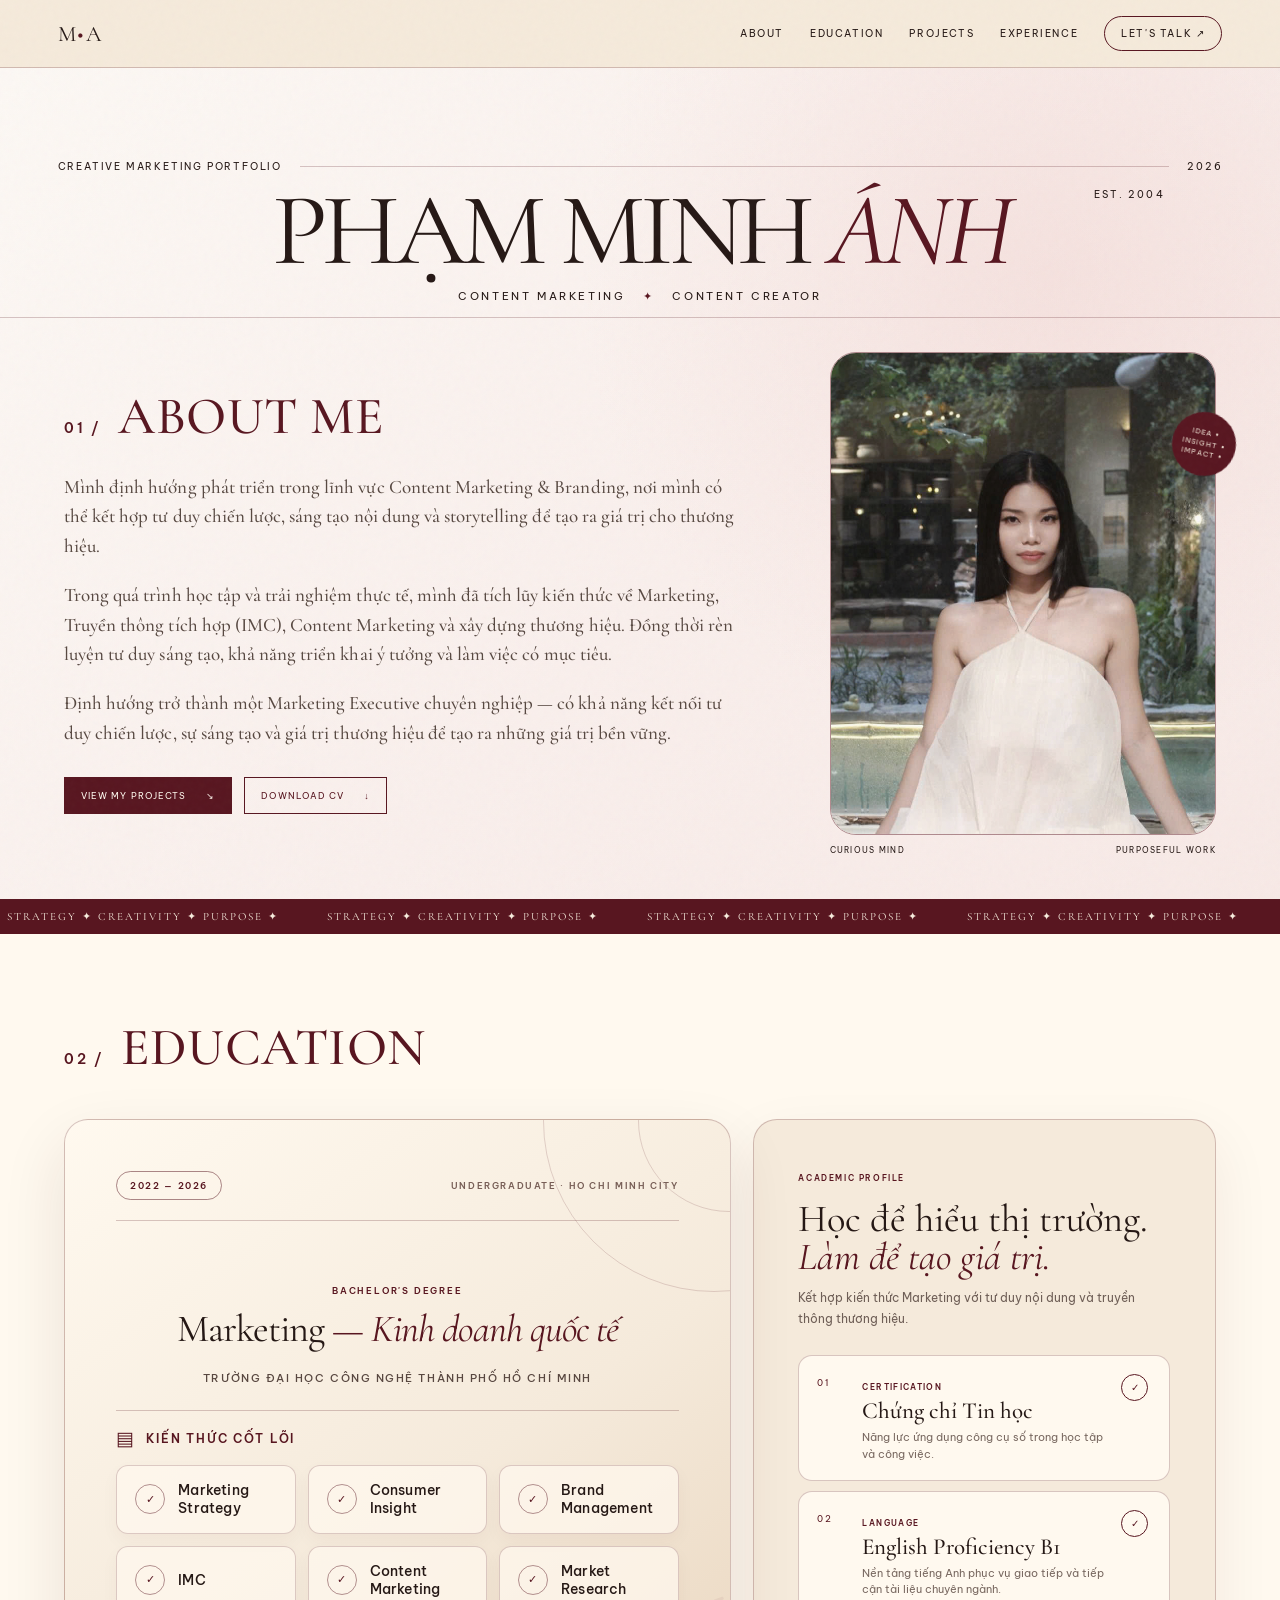
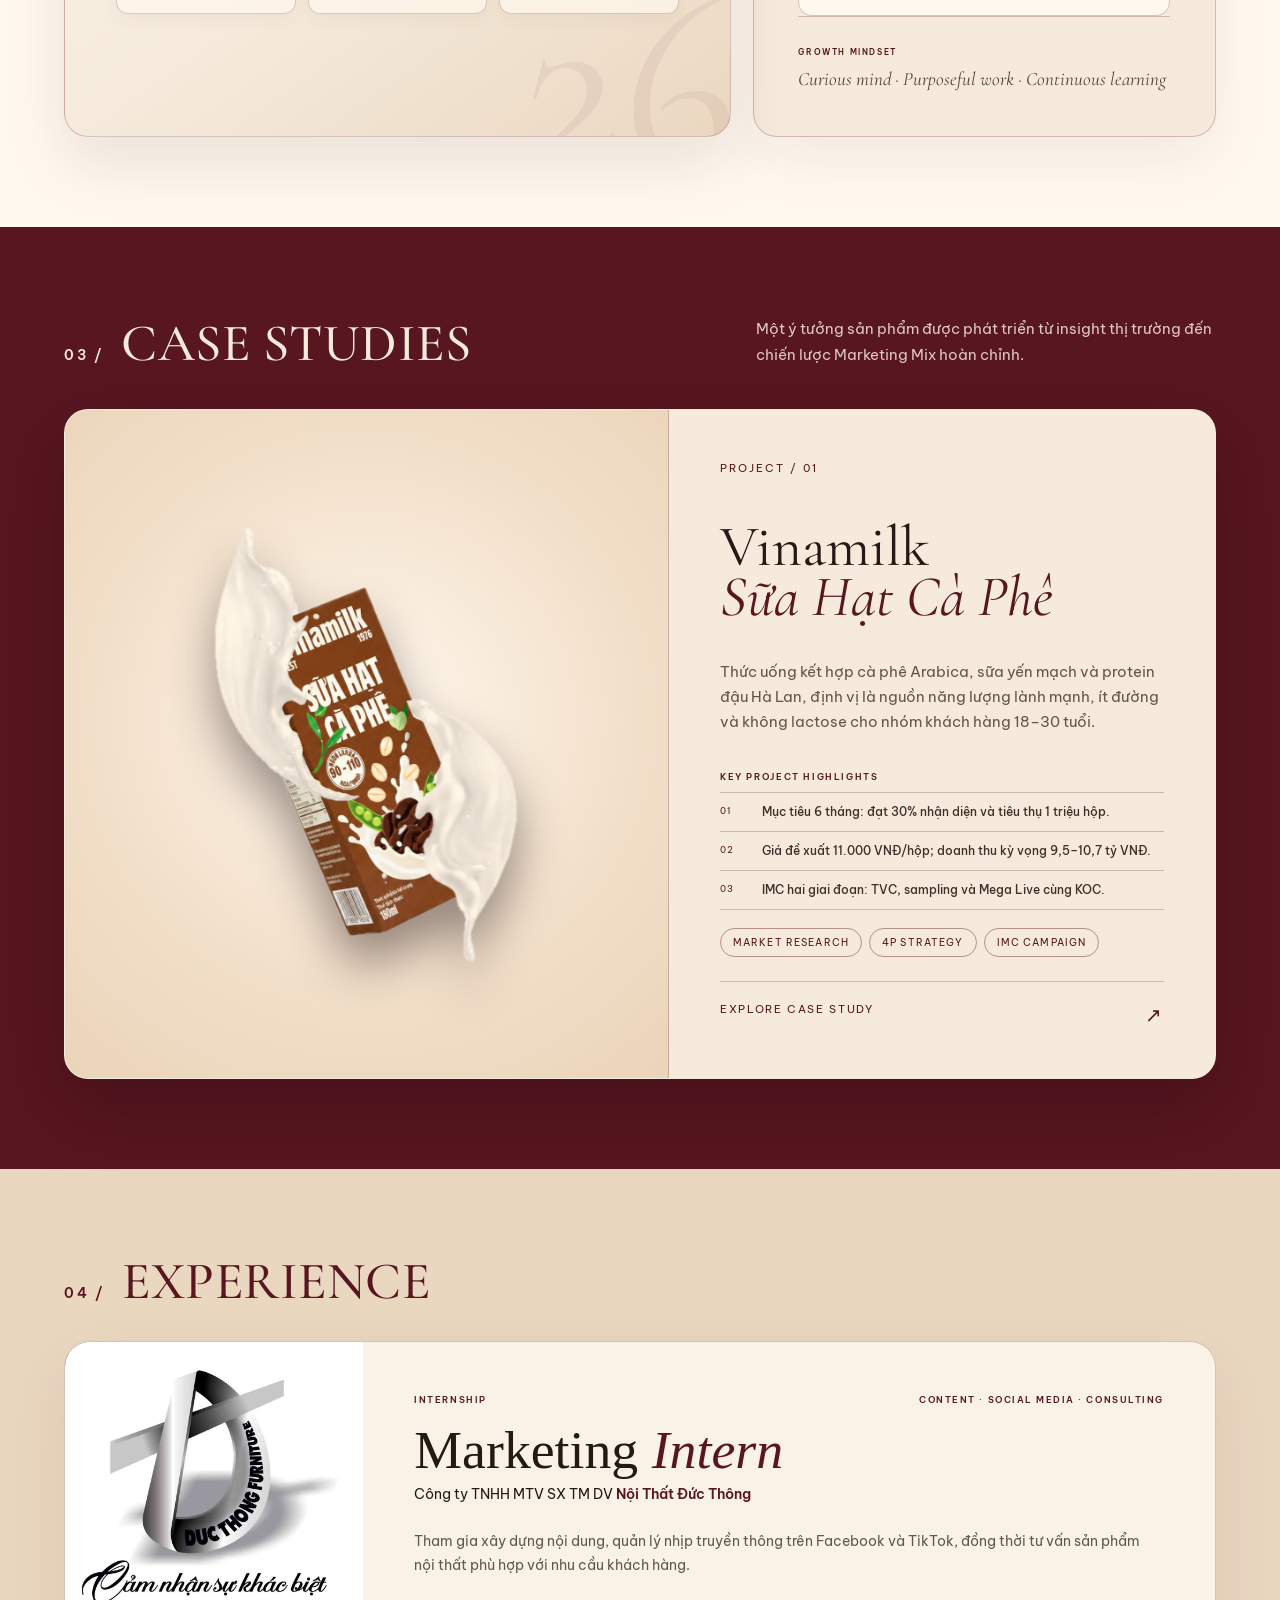
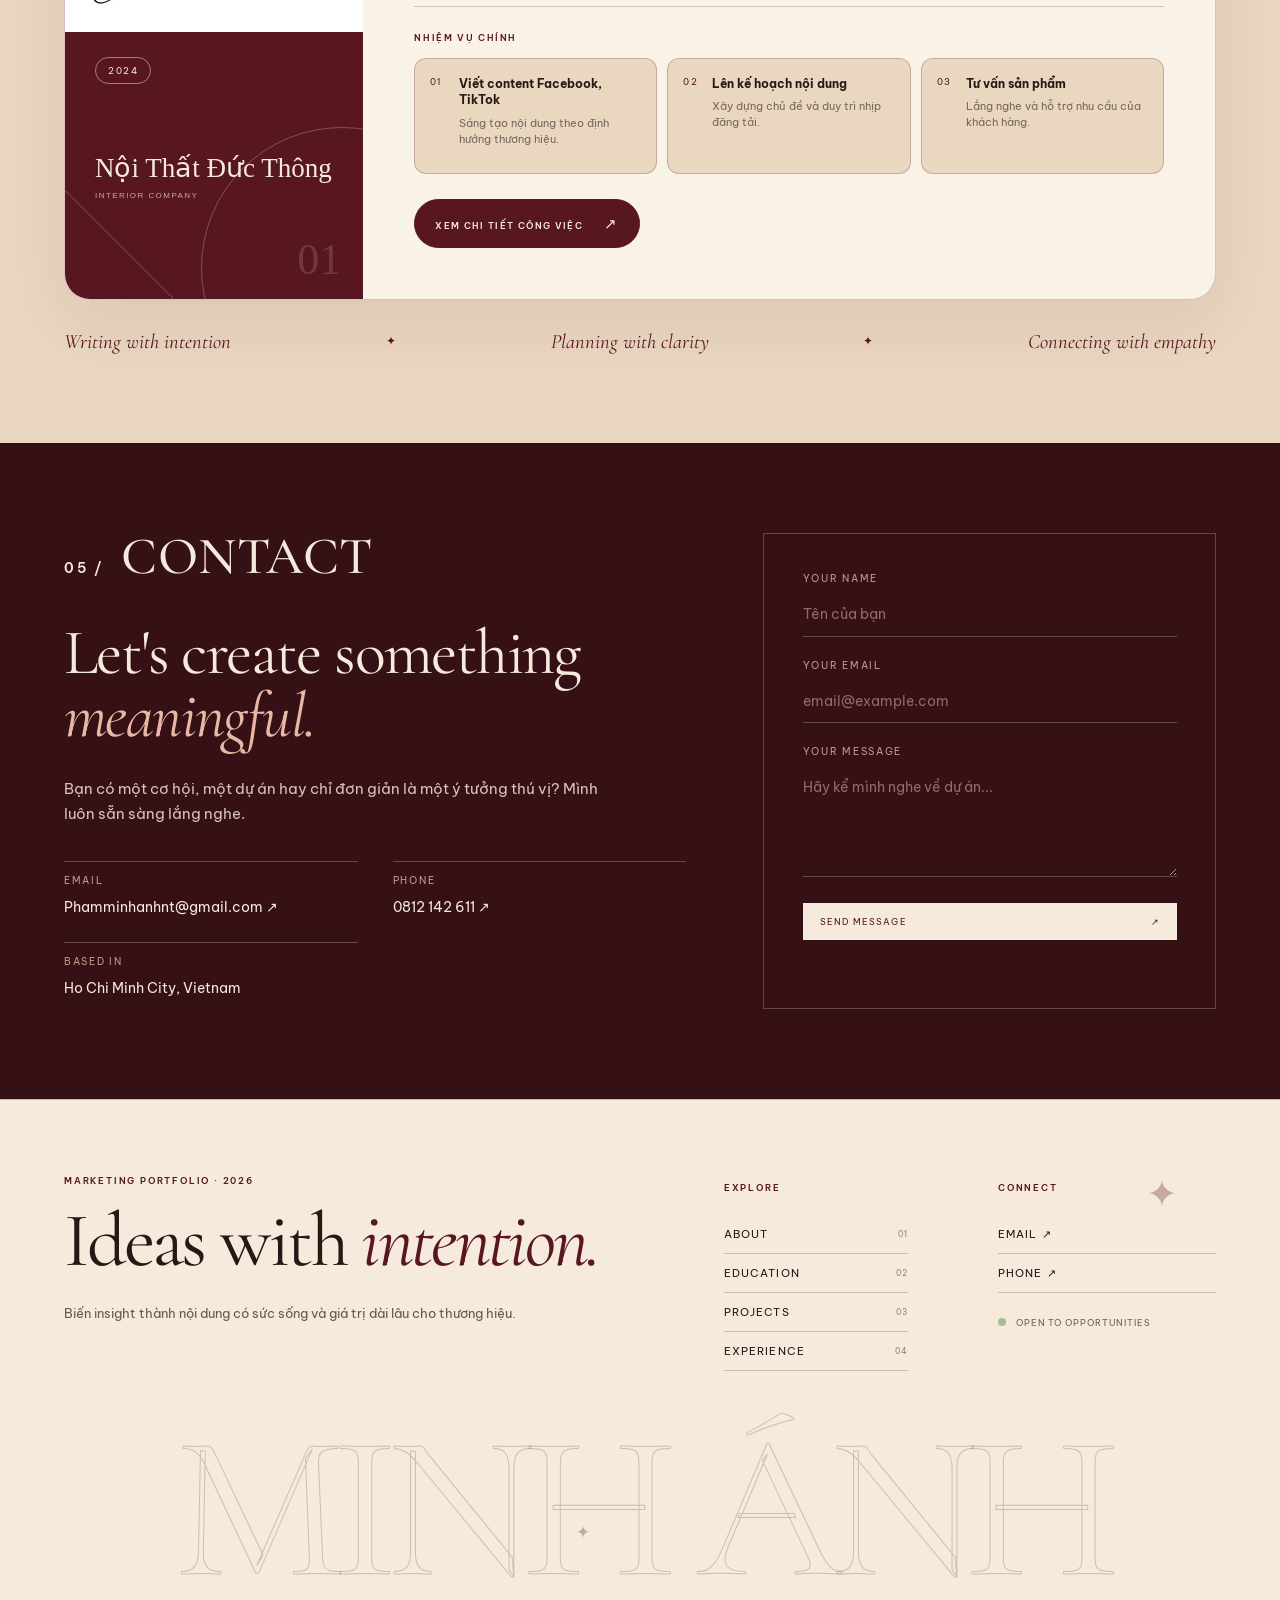
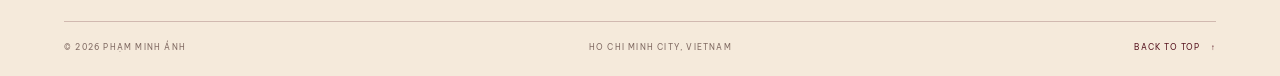
<file: index.html>
<!doctype html>
<html lang="vi">
<head>
  <meta charset="UTF-8" />
  <meta name="viewport" content="width=device-width, initial-scale=1.0" />
  <meta name="description" content="Portfolio Content Marketing & Content Creator của Phạm Minh Ánh." />
  <meta name="theme-color" content="#5a1720" />
  <title>Phạm Minh Ánh — Marketing Portfolio</title>
  <link rel="preconnect" href="https://fonts.googleapis.com">
  <link rel="preconnect" href="https://fonts.gstatic.com" crossorigin>
  <link href="https://fonts.googleapis.com/css2?family=Be+Vietnam+Pro:wght@400;500;600&family=Cormorant+Garamond:ital,wght@0,400;0,500;0,600;1,400;1,500&display=swap" rel="stylesheet">
  <link rel="stylesheet" href="styles.css" />
  <script src="script.js" defer></script>
</head>
<body>
  <div class="grain" aria-hidden="true"></div>
  <div class="cursor-aura" aria-hidden="true"></div>
  <div class="scroll-progress" aria-hidden="true"><span></span></div>
  <header class="site-header" id="top">
    <a class="brand" href="#top" aria-label="Về đầu trang">M<span>•</span>A</a>
    <button class="menu-toggle" type="button" aria-expanded="false" aria-controls="site-nav">
      <span></span><span></span><span></span><span class="sr-only">Mở menu</span>
    </button>
    <nav id="site-nav" aria-label="Điều hướng chính">
      <a href="#about">About</a>
      <a href="#education">Education</a>
      <a href="#work">Projects</a>
      <a href="#experience">Experience</a>
      <a class="nav-cta" href="#contact">Let's talk ↗</a>
    </nav>
  </header>

  <main>
    <section class="hero" id="about">
      <div class="hero-kicker reveal"><span>Creative Marketing Portfolio</span><i></i><span>2026</span></div>
      <div class="hero-title-wrap reveal">
        <p class="hero-year">EST. 2004</p>
        <h1>PHẠM MINH <em>ÁNH</em></h1>
        <p class="hero-role">Content Marketing <span>✦</span> Content Creator</p>
      </div>

      <div class="hero-grid">
        <div class="intro-card reveal">
          <div class="section-title-lockup"><span>01 /</span><h2>About Me</h2></div>
          <p>Mình định hướng phát triển trong lĩnh vực Content Marketing &amp; Branding, nơi mình có thể kết hợp tư duy chiến lược, sáng tạo nội dung và storytelling để tạo ra giá trị cho thương hiệu.</p>
          <p>Trong quá trình học tập và trải nghiệm thực tế, mình đã tích lũy kiến thức về Marketing, Truyền thông tích hợp (IMC), Content Marketing và xây dựng thương hiệu. Đồng thời rèn luyện tư duy sáng tạo, khả năng triển khai ý tưởng và làm việc có mục tiêu.</p>
          <p>Định hướng trở thành một Marketing Executive chuyên nghiệp — có khả năng kết nối tư duy chiến lược, sự sáng tạo và giá trị thương hiệu để tạo ra những giá trị bền vững.</p>
          <div class="hero-actions">
            <a class="button button-primary" href="#work">View my projects <span>↘</span></a>
            <a class="button button-ghost" href="cv-pham-minh-anh.html" download>Download CV <span>↓</span></a>
          </div>
        </div>

        <figure class="portrait-wrap reveal">
          <div class="portrait-arch">
            <img src="assets/minh-anh.jpg" alt="Chân dung Phạm Minh Ánh" />
          </div>
          <figcaption><span>Curious mind</span><span>Purposeful work</span></figcaption>
          <div class="orbit-text" aria-hidden="true">IDEA • INSIGHT • IMPACT •</div>
        </figure>

      </div>
      <div class="marquee" aria-label="Strategy, creativity, purpose">
        <div class="marquee-track">
          <div class="marquee-set">
            <span>STRATEGY ✦ CREATIVITY ✦ PURPOSE ✦</span>
            <span>STRATEGY ✦ CREATIVITY ✦ PURPOSE ✦</span>
            <span>STRATEGY ✦ CREATIVITY ✦ PURPOSE ✦</span>
            <span>STRATEGY ✦ CREATIVITY ✦ PURPOSE ✦</span>
          </div>
          <div class="marquee-set" aria-hidden="true">
            <span>STRATEGY ✦ CREATIVITY ✦ PURPOSE ✦</span>
            <span>STRATEGY ✦ CREATIVITY ✦ PURPOSE ✦</span>
            <span>STRATEGY ✦ CREATIVITY ✦ PURPOSE ✦</span>
            <span>STRATEGY ✦ CREATIVITY ✦ PURPOSE ✦</span>
          </div>
        </div>
      </div>
    </section>

    <section class="education section-pad" id="education">
      <div class="section-heading reveal">
        <div class="section-title-lockup"><span>02 /</span><h2>Education</h2></div>
      </div>
      <div class="education-layout education-profile">
        <article class="academic-card reveal">
          <span class="academic-ghost" aria-hidden="true">26</span>
          <div class="academic-topline">
            <span>2022 — 2026</span>
            <span>Undergraduate · Ho Chi Minh City</span>
          </div>
          <div class="academic-main">
            <span class="academic-label">Bachelor's Degree</span>
            <h3>Marketing <em>— Kinh doanh quốc tế</em></h3>
            <p>Trường Đại học Công nghệ Thành phố Hồ Chí Minh</p>
          </div>
          <div class="academic-footer">
            <div class="academic-focus">
              <span class="academic-focus-title"><i aria-hidden="true">▤</i> Kiến thức cốt lõi</span>
              <ul>
                <li>Marketing Strategy</li>
                <li>Consumer Insight</li>
                <li>Brand Management</li>
                <li>IMC</li>
                <li>Content Marketing</li>
                <li>Market Research</li>
              </ul>
            </div>
          </div>
        </article>

        <aside class="education-details">
          <div class="education-details-head reveal">
            <span>Academic profile</span>
            <h3>Học để hiểu thị trường.<br><em>Làm để tạo giá trị.</em></h3>
            <p>Kết hợp kiến thức Marketing với tư duy nội dung và truyền thông thương hiệu.</p>
          </div>
          <div class="credential-cards">
            <article class="credential-card reveal">
              <span class="credential-index">01</span>
              <div><small>Certification</small><h4>Chứng chỉ Tin học</h4><p>Năng lực ứng dụng công cụ số trong học tập và công việc.</p></div>
              <b>✓</b>
            </article>
            <article class="credential-card reveal">
              <span class="credential-index">02</span>
              <div><small>Language</small><h4>English Proficiency B1</h4><p>Nền tảng tiếng Anh phục vụ giao tiếp và tiếp cận tài liệu chuyên ngành.</p></div>
              <b>✓</b>
            </article>
          </div>
          <div class="education-note reveal"><span>Growth mindset</span><p>Curious mind · Purposeful work · Continuous learning</p></div>
        </aside>
      </div>
    </section>

    <section class="work section-pad" id="work">
      <div class="work-top reveal">
        <div class="section-title-lockup section-title-light"><span>03 /</span><h2>Case Studies</h2></div>
        <p>Một ý tưởng sản phẩm được phát triển từ insight thị trường đến chiến lược Marketing Mix hoàn chỉnh.</p>
      </div>

      <button class="project-card reveal" type="button" data-modal="project-modal" aria-label="Xem toàn bộ dự án Vinamilk Sữa Hạt Cà Phê">
        <div class="project-visual">
          <img class="project-cover-img" src="assets/case-study/vinamilk/product-floating-v2.png" alt="Hộp Vinamilk Sữa Hạt Cà Phê nguyên vẹn lơ lửng cùng splash sữa" />
        </div>
        <div class="project-info">
          <span class="project-index">PROJECT / 01</span>
          <h3>Vinamilk<br><em>Sữa Hạt Cà Phê</em></h3>
          <p>Thức uống kết hợp cà phê Arabica, sữa yến mạch và protein đậu Hà Lan, định vị là nguồn năng lượng lành mạnh, ít đường và không lactose cho nhóm khách hàng 18–30 tuổi.</p>
          <span class="project-summary-label">Key project highlights</span>
          <ul class="project-highlights">
            <li><span>01</span><strong>Mục tiêu 6 tháng: đạt 30% nhận diện và tiêu thụ 1 triệu hộp.</strong></li>
            <li><span>02</span><strong>Giá đề xuất 11.000 VNĐ/hộp; doanh thu kỳ vọng 9,5–10,7 tỷ VNĐ.</strong></li>
            <li><span>03</span><strong>IMC hai giai đoạn: TVC, sampling và Mega Live cùng KOC.</strong></li>
          </ul>
          <div class="project-tags"><span>Market Research</span><span>4P Strategy</span><span>IMC Campaign</span></div>
          <span class="view-link">Explore case study <i>↗</i></span>
        </div>
      </button>
    </section>

    <section class="experience section-pad" id="experience">
      <div class="section-heading compact reveal">
        <div class="section-title-lockup"><span>04 /</span><h2>Experience</h2></div>
      </div>
      <article class="experience-card experience-profile reveal">
        <div class="experience-brand-panel" aria-hidden="true">
          <div class="company-logo-frame">
            <img src="assets/company/duc-thong-logo-original.png" alt="Logo công ty Nội Thất Đức Thông — Cảm nhận sự khác biệt" />
          </div>
          <div class="experience-brand-lower">
            <span class="experience-year">2024</span>
            <div class="experience-brand-name">Nội Thất Đức Thông<small>Interior company</small></div>
            <span class="experience-panel-index">01</span>
          </div>
        </div>

        <div class="experience-content">
          <div class="experience-topline">
            <span>Internship</span>
            <span>Content · Social Media · Consulting</span>
          </div>
          <h3>Marketing <em>Intern</em></h3>
          <p class="experience-employer">Công ty TNHH MTV SX TM DV <strong>Nội Thất Đức Thông</strong></p>
          <p class="experience-overview">Tham gia xây dựng nội dung, quản lý nhịp truyền thông trên Facebook và TikTok, đồng thời tư vấn sản phẩm nội thất phù hợp với nhu cầu khách hàng.</p>

          <div class="experience-task-block">
            <span class="experience-task-label">Nhiệm vụ chính</span>
            <ul class="experience-tasks">
              <li><span>01</span><strong>Viết content Facebook, TikTok</strong><small>Sáng tạo nội dung theo định hướng thương hiệu.</small></li>
              <li><span>02</span><strong>Lên kế hoạch nội dung</strong><small>Xây dựng chủ đề và duy trì nhịp đăng tải.</small></li>
              <li><span>03</span><strong>Tư vấn sản phẩm</strong><small>Lắng nghe và hỗ trợ nhu cầu của khách hàng.</small></li>
            </ul>
          </div>

          <button class="experience-detail-button" type="button" data-modal="experience-modal" aria-label="Xem chi tiết kinh nghiệm tại Nội thất Đức Thông">
            Xem chi tiết công việc <span>↗</span>
          </button>
        </div>
      </article>
      <div class="capability-strip reveal">
        <span>Writing with intention</span><i>✦</i><span>Planning with clarity</span><i>✦</i><span>Connecting with empathy</span>
      </div>
    </section>

    <section class="contact section-pad" id="contact">
      <div class="contact-copy reveal">
        <div class="section-title-lockup section-title-light"><span>05 /</span><h2>Contact</h2></div>
        <h3 class="contact-statement">Let's create something <em>meaningful.</em></h3>
        <p>Bạn có một cơ hội, một dự án hay chỉ đơn giản là một ý tưởng thú vị? Mình luôn sẵn sàng lắng nghe.</p>
        <div class="contact-links">
          <a href="mailto:Phamminhanhnt@gmail.com"><small>Email</small><span>Phamminhanhnt@gmail.com ↗</span></a>
          <a href="tel:+84812142611"><small>Phone</small><span>0812 142 611 ↗</span></a>
          <div><small>Based in</small><span>Ho Chi Minh City, Vietnam</span></div>
        </div>
      </div>
      <form class="contact-form reveal" id="contact-form">
        <label><span>Your name</span><input type="text" name="name" placeholder="Tên của bạn" required></label>
        <label><span>Your email</span><input type="email" name="email" placeholder="email@example.com" required></label>
        <label><span>Your message</span><textarea name="message" rows="4" placeholder="Hãy kể mình nghe về dự án..." required></textarea></label>
        <button class="button button-cream" type="submit">Send message <span>↗</span></button>
        <p class="form-status" role="status" aria-live="polite"></p>
      </form>
    </section>
  </main>

  <footer class="site-footer">
    <div class="footer-star footer-star-one" aria-hidden="true">✦</div>
    <div class="footer-star footer-star-two" aria-hidden="true">✦</div>
    <div class="footer-main">
      <div class="footer-brand reveal">
        <span class="footer-kicker">Marketing portfolio · 2026</span>
        <h2>Ideas with <em>intention.</em></h2>
        <p>Biến insight thành nội dung có sức sống và giá trị dài lâu cho thương hiệu.</p>
      </div>
      <div class="footer-nav reveal">
        <span>Explore</span>
        <a href="#about">About <i>01</i></a>
        <a href="#education">Education <i>02</i></a>
        <a href="#work">Projects <i>03</i></a>
        <a href="#experience">Experience <i>04</i></a>
      </div>
      <div class="footer-connect reveal">
        <span>Connect</span>
        <a href="mailto:Phamminhanhnt@gmail.com">Email ↗</a>
        <a href="tel:+84812142611">Phone ↗</a>
        <div class="availability"><i></i> Open to opportunities</div>
      </div>
    </div>
    <div class="footer-wordmark" aria-hidden="true">MINH ÁNH</div>
    <div class="footer-bottom">
      <span>© <b id="footer-year">2026</b> Phạm Minh Ánh</span>
      <span>Ho Chi Minh City, Vietnam</span>
      <a href="#top">Back to top <i>↑</i></a>
    </div>
  </footer>

  <dialog class="modal project-modal" id="project-modal">
    <button class="modal-close" type="button" aria-label="Đóng">×</button>
    <div class="modal-hero project-modal-hero">
      <span>CASE STUDY 01 · 51 SLIDES</span><h2>Vinamilk <em>Sữa Hạt Cà Phê</em></h2><p>Đồ án chuyên ngành Marketing — Kinh doanh quốc tế</p>
    </div>
    <div class="modal-body project-modal-body">
      <section class="case-overview">
        <div><span>PROJECT OVERVIEW</span><h3>Từ insight đến kế hoạch triển khai hoàn chỉnh.</h3></div>
        <div class="case-overview-copy"><p>Dự án xây dựng sản phẩm Vinamilk Sữa Hạt Cà Phê cho nhóm khách hàng 18–30 tuổi, kết hợp năng lượng từ Arabica với dinh dưỡng thực vật và định hướng sống xanh.</p><div class="modal-tags"><span>SWOT</span><span>SMART Goals</span><span>Marketing Mix 4P</span><span>TVC & Sampling</span><span>Mega Live</span><span>Budget & Gantt</span></div></div>
      </section>
      <section class="project-deck-section">
        <div class="deck-heading"><div><span>FULL PROJECT</span><h3>Toàn bộ dự án</h3></div><strong>51 slides ↓</strong></div>
        <div class="project-deck" id="project-deck" data-total="51" aria-label="Toàn bộ 51 slide dự án Vinamilk Sữa Hạt Cà Phê"></div>
        <noscript><p>Vui lòng bật JavaScript để xem toàn bộ 51 slide của dự án.</p></noscript>
      </section>
    </div>
  </dialog>

  <dialog class="modal experience-modal" id="experience-modal">
    <button class="modal-close" type="button" aria-label="Đóng">×</button>
    <div class="modal-hero experience-modal-hero">
      <div>
        <span>EXPERIENCE 01 · INTERNSHIP</span>
        <h2>Marketing <em>Intern</em></h2>
        <p>Công ty TNHH MTV SX TM DV Nội Thất Đức Thông</p>
        <div class="experience-modal-tags"><span>Social Content</span><span>Sales Support</span><span>Customer Consulting</span></div>
      </div>
      <div class="experience-modal-logo"><img src="assets/company/duc-thong-logo-original.png" alt="Logo Nội Thất Đức Thông" /></div>
    </div>
    <div class="modal-body experience-modal-body">
      <section class="experience-role-overview">
        <div><span>ROLE OVERVIEW</span><h3>Kết nối nội dung, sản phẩm và nhu cầu khách hàng.</h3></div>
        <div><p>Trong vai trò Marketing Intern, mình trực tiếp tham gia xây dựng nội dung social media và hỗ trợ hoạt động bán hàng tại doanh nghiệp nội thất. Công việc giúp mình hiểu cách nội dung tạo điểm chạm ban đầu, cách tư vấn chuyển sự quan tâm thành nhu cầu và cách theo dõi đơn hàng để duy trì trải nghiệm khách hàng.</p><p>Song song với công việc thực tế, mình quan sát và phân tích quy trình bán hàng của doanh nghiệp, từ tiếp cận khách hàng đến chăm sóc sau bán, làm cơ sở cho báo cáo thực tập và các đề xuất cải thiện.</p></div>
      </section>

      <section class="experience-evidence" aria-label="Phạm vi trải nghiệm">
        <div><strong>04</strong><span>Nhóm công việc<br>được phân công</span></div>
        <div><strong>02</strong><span>Kênh nội dung<br>Facebook · TikTok</span></div>
        <div><strong>06</strong><span>Bước hành trình<br>bán hàng đã quan sát</span></div>
        <div><strong>03</strong><span>Nhóm giải pháp<br>được đề xuất</span></div>
      </section>

      <section class="experience-workstreams">
        <div class="experience-section-heading experience-section-heading-compact"><span>WHAT I DID</span><h3>Các nhóm công việc chính</h3></div>
        <div class="workstream-grid">
          <article><b>01</b><small>CONTENT</small><h4>Social Content Creation</h4><ul><li>Lên ý tưởng và xây dựng nội dung cho Facebook, TikTok.</li><li>Viết bài, đăng bài và trình bày thông tin sản phẩm trên nền tảng mạng xã hội.</li><li>Hỗ trợ duy trì sự hiện diện của thương hiệu trên các kênh online.</li></ul></article>
          <article><b>02</b><small>EXECUTION</small><h4>Content Tools &amp; Production</h4><ul><li>Sử dụng công cụ AI để hỗ trợ phát triển ý tưởng và nội dung.</li><li>Ứng dụng phần mềm thiết kế trong quá trình triển khai bài đăng.</li><li>Làm quen với công cụ phân tích dữ liệu phục vụ quan sát hiệu quả hoạt động.</li></ul></article>
          <article><b>03</b><small>CUSTOMER INSIGHT</small><h4>Khai thác nhu cầu</h4><ul><li>Tìm hiểu mục đích sử dụng: quán cà phê, nhà hàng, gia đình hoặc văn phòng.</li><li>Ghi nhận ngân sách, sở thích và phong cách thiết kế mong muốn.</li><li>Hỗ trợ thu hẹp phương án để sản phẩm phù hợp hơn với từng khách hàng.</li></ul></article>
          <article><b>04</b><small>CONSULTING</small><h4>Tư vấn sản phẩm</h4><ul><li>Hỗ trợ giới thiệu sản phẩm dựa trên nhu cầu và không gian sử dụng.</li><li>Chuyển đặc điểm thành lợi ích: độ bền, khả năng chịu lực và tính ứng dụng.</li><li>Giải đáp thắc mắc về giá, thời gian giao hàng và chính sách bảo hành.</li></ul></article>
          <article><b>05</b><small>SALES SUPPORT</small><h4>Hỗ trợ chốt đơn</h4><ul><li>Hỗ trợ rà soát loại sản phẩm, số lượng, kích thước, chất liệu và màu sắc.</li><li>Trao đổi thông tin giá, thanh toán và thời gian giao hàng.</li><li>Phối hợp xác nhận nhu cầu trước khi chuyển thông tin đơn hàng.</li></ul></article>
          <article><b>06</b><small>OPERATIONS</small><h4>Theo dõi đơn hàng</h4><ul><li>Theo dõi tình trạng đơn hàng trong quá trình xử lý.</li><li>Hỗ trợ chuyển tiếp thông tin đến các bộ phận liên quan.</li><li>Giải đáp thông tin đơn hàng và ghi nhận phản hồi phát sinh.</li></ul></article>
        </div>
      </section>

      <section class="sales-journey-section">
        <div class="experience-section-heading"><span>FIELD OBSERVATION</span><h3>Hành trình bán hàng đã tiếp cận</h3><p>Quy trình sáu bước được quan sát và phân tích trong thời gian thực tập.</p></div>
        <ol class="sales-journey">
          <li><span>01</span><strong>Tiếp cận</strong><small>Facebook · TikTok · Website · cửa hàng</small></li>
          <li><span>02</span><strong>Nắm nhu cầu</strong><small>Mục đích · ngân sách · phong cách</small></li>
          <li><span>03</span><strong>Tư vấn</strong><small>Chọn giải pháp và sản phẩm phù hợp</small></li>
          <li><span>04</span><strong>Thuyết phục</strong><small>Lợi ích · giá · giao hàng · bảo hành</small></li>
          <li><span>05</span><strong>Chốt đơn</strong><small>Xác nhận thông tin và điều khoản</small></li>
          <li><span>06</span><strong>Sau bán</strong><small>Theo dõi · hỗ trợ · phản hồi</small></li>
        </ol>
      </section>

      <section class="experience-analysis">
        <div class="experience-analysis-intro"><span>INTERNSHIP REPORT</span><h3>Từ quan sát thực tế đến đề xuất cải thiện.</h3><p>Mình sử dụng phương pháp quan sát, thu thập và phân tích dữ liệu hoạt động để nhận diện vấn đề trong Marketing và quy trình bán hàng.</p></div>
        <div class="analysis-columns">
          <div><span>Điểm cần cải thiện</span><ul><li>Quản lý bán hàng và theo dõi dữ liệu còn thủ công.</li><li>Kênh online chưa được khai thác đúng tiềm năng.</li><li>Tư vấn và chăm sóc khách hàng chưa được chuẩn hóa.</li></ul></div>
          <div><span>Hướng đề xuất</span><ul><li>Ứng dụng CRM, tự động hóa quản lý và theo dõi đơn hàng.</li><li>Tối ưu Facebook, TikTok, website và nội dung số.</li><li>Chuẩn hóa kịch bản tư vấn và chăm sóc sau bán chủ động.</li></ul></div>
        </div>
      </section>

      <section class="experience-toolkit">
        <div><span>TOOLS</span><p>AI hỗ trợ nội dung · Phần mềm thiết kế · Công cụ phân tích dữ liệu</p></div>
        <div><span>SKILLS DEVELOPED</span><p>Marketing thinking · Content building · Customer consulting · Sales support</p></div>
        <div><span>METHODS</span><p>Quan sát thực tế · Thu thập dữ liệu · Phân tích quy trình · Đề xuất giải pháp</p></div>
      </section>
    </div>
  </dialog>
</body>
</html>
</file>
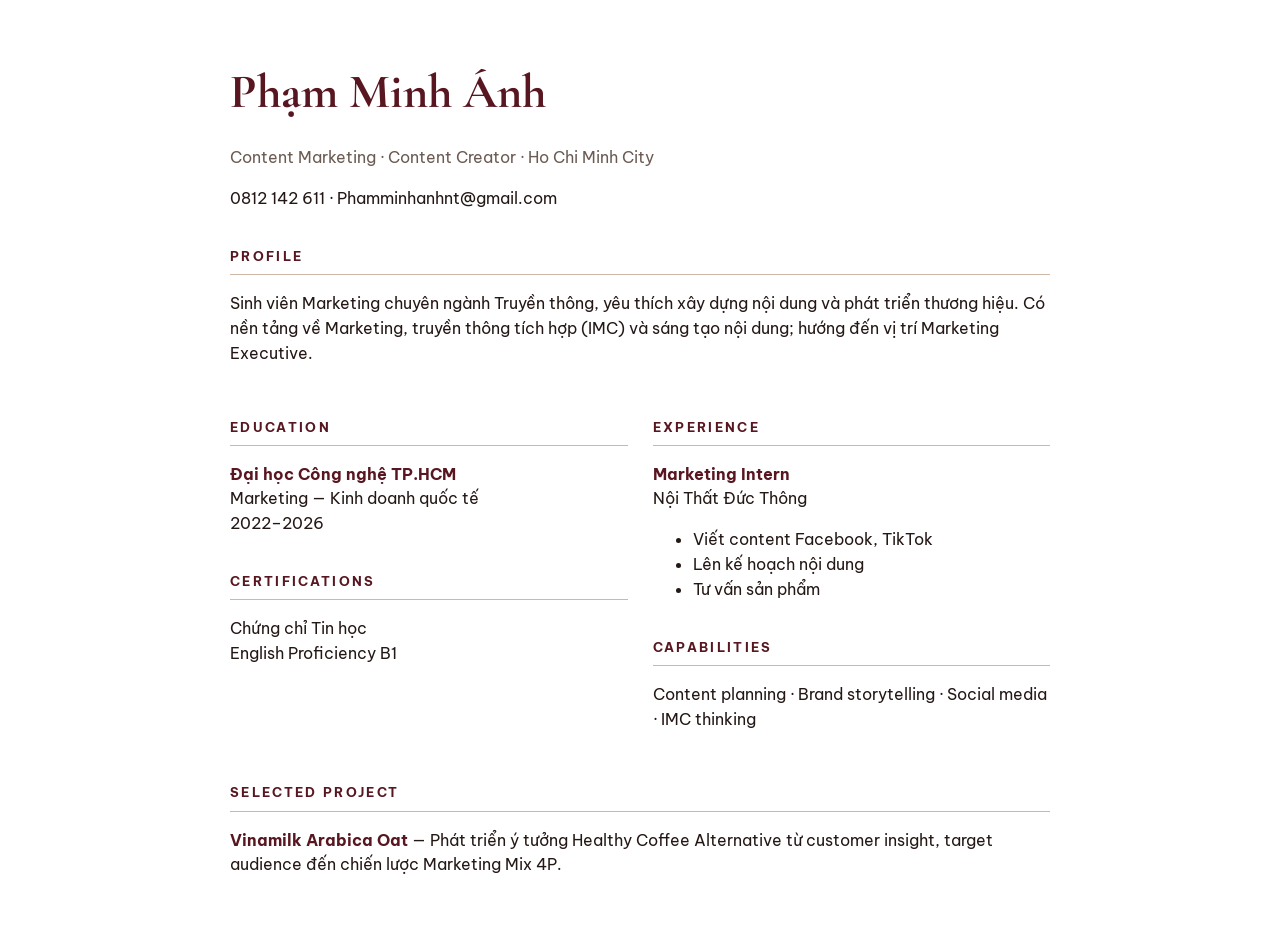
<file: cv-pham-minh-anh.html>
<!doctype html><html lang="vi"><head><meta charset="utf-8"><meta name="viewport" content="width=device-width"><title>CV — Phạm Minh Ánh</title><link rel="preconnect" href="https://fonts.googleapis.com"><link rel="preconnect" href="https://fonts.gstatic.com" crossorigin><link href="https://fonts.googleapis.com/css2?family=Be+Vietnam+Pro:wght@400;500;600&family=Cormorant+Garamond:wght@500;600&display=swap" rel="stylesheet"><style>body{font-family:"Be Vietnam Pro",Arial,sans-serif;font-synthesis:none;color:#241816;max-width:820px;margin:55px auto;padding:0 35px;line-height:1.55}h1{font-family:"Cormorant Garamond","Times New Roman",serif;font-synthesis:none;font-size:48px;color:#581620;margin-bottom:5px}h2{font-size:13px;letter-spacing:.18em;text-transform:uppercase;color:#581620;border-bottom:1px solid #cdb8a8;padding-bottom:8px;margin-top:35px}.meta{color:#6b5b53}.grid{display:grid;grid-template-columns:1fr 1fr;gap:25px}strong{color:#581620}@media print{body{margin:20px auto}}</style></head><body><h1>Phạm Minh Ánh</h1><p class="meta">Content Marketing · Content Creator · Ho Chi Minh City</p><p>0812 142 611 · Phamminhanhnt@gmail.com</p><h2>Profile</h2><p>Sinh viên Marketing chuyên ngành Truyền thông, yêu thích xây dựng nội dung và phát triển thương hiệu. Có nền tảng về Marketing, truyền thông tích hợp (IMC) và sáng tạo nội dung; hướng đến vị trí Marketing Executive.</p><div class="grid"><section><h2>Education</h2><p><strong>Đại học Công nghệ TP.HCM</strong><br>Marketing — Kinh doanh quốc tế<br>2022–2026</p><h2>Certifications</h2><p>Chứng chỉ Tin học<br>English Proficiency B1</p></section><section><h2>Experience</h2><p><strong>Marketing Intern</strong><br>Nội Thất Đức Thông</p><ul><li>Viết content Facebook, TikTok</li><li>Lên kế hoạch nội dung</li><li>Tư vấn sản phẩm</li></ul><h2>Capabilities</h2><p>Content planning · Brand storytelling · Social media · IMC thinking</p></section></div><h2>Selected Project</h2><p><strong>Vinamilk Arabica Oat</strong> — Phát triển ý tưởng Healthy Coffee Alternative từ customer insight, target audience đến chiến lược Marketing Mix 4P.</p></body></html>
</file>
<file: styles.css>
:root{--cream:#f5eadb;--cream-2:#ead7c0;--paper:#fff9ef;--wine:#581620;--wine-2:#761f2d;--ink:#251815;--sage:#697463;--line:rgba(88,22,32,.23)}
*{box-sizing:border-box}html{scroll-behavior:smooth}body{margin:0;background:var(--cream);color:var(--ink);font-family:"DM Sans",sans-serif;overflow-x:hidden}body.modal-open{overflow:hidden}a{color:inherit;text-decoration:none}button,input,textarea{font:inherit}.sr-only{position:absolute;width:1px;height:1px;padding:0;margin:-1px;overflow:hidden;clip:rect(0,0,0,0);white-space:nowrap;border:0}.grain{position:fixed;inset:0;pointer-events:none;z-index:20;opacity:.035;background-image:url("data:image/svg+xml,%3Csvg viewBox='0 0 180 180' xmlns='http://www.w3.org/2000/svg'%3E%3Cfilter id='n'%3E%3CfeTurbulence type='fractalNoise' baseFrequency='.9' numOctaves='4' stitchTiles='stitch'/%3E%3C/filter%3E%3Crect width='100%25' height='100%25' filter='url(%23n)' opacity='.8'/%3E%3C/svg%3E")}.site-header{height:76px;padding:0 4.5vw;display:flex;align-items:center;justify-content:space-between;border-bottom:1px solid var(--line);position:absolute;top:0;left:0;right:0;z-index:10}.brand{font-family:Italiana,serif;font-size:25px;letter-spacing:.08em}.brand span{color:var(--wine)}nav{display:flex;align-items:center;gap:30px;text-transform:uppercase;font-size:11px;letter-spacing:.16em}nav a{position:relative}nav a:not(.nav-cta):after{content:"";position:absolute;left:0;right:100%;height:1px;bottom:-5px;background:var(--wine);transition:.3s}nav a:hover:after{right:0}.nav-cta{border:1px solid var(--wine);padding:12px 18px;border-radius:50px}.menu-toggle{display:none;background:transparent;border:0;padding:10px}.hero{padding-top:106px;min-height:100vh;background:var(--cream);overflow:hidden}.hero-kicker{display:flex;align-items:center;gap:18px;padding:0 4.5vw;text-transform:uppercase;font-size:10px;letter-spacing:.18em}.hero-kicker i{height:1px;background:var(--line);flex:1}.hero-title-wrap{position:relative;padding:20px 4vw 6px;border-bottom:1px solid var(--line)}.hero-year{text-align:right;font-size:10px;letter-spacing:.22em;margin:0 5vw -14px 0}.hero h1,.section-heading h2,.work h2,.contact h2,.modal h2{font-family:Italiana,serif;font-weight:400}.hero h1{font-size:clamp(64px,11.2vw,180px);line-height:.82;letter-spacing:-.055em;margin:0;white-space:nowrap}.hero h1 em,.section-heading em,.work h2 em,.contact h2 em,.modal h2 em{font-style:italic;color:var(--wine)}.hero-role{text-transform:uppercase;letter-spacing:.24em;text-align:center;font-size:clamp(10px,1.1vw,14px);margin:21px 0 11px}.hero-role span{color:var(--wine);padding:0 12px}.hero-grid{display:grid;grid-template-columns:1.1fr .85fr .8fr;gap:clamp(28px,4vw,70px);padding:45px 4.5vw 60px;align-items:center}.eyebrow,.mini-label{display:block;text-transform:uppercase;letter-spacing:.2em;font-size:10px;font-weight:600;color:var(--wine);margin-bottom:22px}.intro-lead{font-family:Italiana,serif;font-size:clamp(23px,2.3vw,36px)!important;line-height:1.18!important;margin:0 0 22px!important}.intro-lead em{color:var(--wine)}.intro-card>p:not(.intro-lead){font-size:13px;line-height:1.7;color:#5f5048;max-width:570px}.hero-actions{display:flex;gap:12px;flex-wrap:wrap;margin-top:28px}.button{border:1px solid transparent;padding:14px 19px;display:inline-flex;align-items:center;justify-content:space-between;gap:24px;text-transform:uppercase;letter-spacing:.12em;font-size:10px;cursor:pointer;transition:transform .2s,background .2s,color .2s}.button:hover{transform:translateY(-2px)}.button-primary{background:var(--wine);color:var(--paper)}.button-ghost{border-color:var(--wine);color:var(--wine)}.portrait-wrap{margin:0;position:relative}.portrait-arch{aspect-ratio:3/4;overflow:hidden;border-radius:50% 50% 6px 6px;border:1px solid rgba(88,22,32,.45);padding:8px}.portrait-arch img{width:100%;height:100%;object-fit:cover;object-position:center;filter:saturate(.8) contrast(.97)}.portrait-wrap figcaption{display:flex;justify-content:space-between;text-transform:uppercase;letter-spacing:.16em;font-size:8px;margin-top:10px}.orbit-text{position:absolute;right:-20px;top:12%;width:64px;height:64px;border-radius:50%;background:var(--wine);color:var(--cream);display:grid;place-items:center;text-align:center;font-size:7px;letter-spacing:.15em;line-height:1.5;transform:rotate(12deg)}.about-notes ul{list-style:none;padding:0;margin:0}.about-notes li{padding:15px 0;border-top:1px solid var(--line);text-transform:uppercase;font-size:11px;letter-spacing:.12em}.about-notes li:last-child{border-bottom:1px solid var(--line)}.about-notes li span{color:var(--wine);font-size:8px;margin-right:18px}.about-notes blockquote{font-family:Italiana,serif;font-style:italic;font-size:20px;line-height:1.35;margin:28px 0 0;color:var(--wine)}.marquee{background:var(--wine);color:var(--cream);padding:14px 0;overflow:hidden;white-space:nowrap;font-family:Italiana,serif;letter-spacing:.18em;font-size:13px}.marquee div{width:max-content;animation:marquee 24s linear infinite}@keyframes marquee{to{transform:translateX(-50%)}}.section-pad{padding:clamp(80px,10vw,145px) 6vw}.education{background:var(--paper)}.section-heading{display:grid;grid-template-columns:1fr 1.5fr 1fr;gap:4vw;align-items:end;margin-bottom:68px}.section-heading .eyebrow{align-self:start}.section-heading h2{font-size:clamp(58px,7.5vw,120px);line-height:.85;letter-spacing:-.045em;margin:0}.section-heading>p{font-size:13px;line-height:1.7;color:#685b53;max-width:330px}.education-layout{display:grid;grid-template-columns:1.25fr .85fr;gap:34px}.degree-card{background:var(--cream-2);min-height:390px;padding:34px;display:flex;flex-direction:column;justify-content:space-between;position:relative;border-radius:2px}.degree-number{font-family:Italiana,serif;font-size:clamp(55px,7vw,105px);color:var(--wine);line-height:1}.degree-card h3{font-family:Italiana,serif;font-weight:400;font-size:clamp(31px,3.7vw,54px);line-height:1;margin:10px 0 18px}.degree-card p{font-size:11px;text-transform:uppercase;letter-spacing:.15em;max-width:350px;line-height:1.6}.seal{position:absolute;right:30px;bottom:30px;width:85px;height:85px;border:1px solid var(--wine);border-radius:50%;display:grid;place-items:center;text-align:center;color:var(--wine);font-size:9px;letter-spacing:.12em}.credential-list{display:flex;flex-direction:column}.credential{display:grid;grid-template-columns:45px 1fr 30px;gap:15px;align-items:center;border-top:1px solid var(--line);padding:26px 5px}.credential:last-of-type{border-bottom:1px solid var(--line)}.credential>span{font-size:10px;color:var(--wine)}.credential small{text-transform:uppercase;letter-spacing:.16em;font-size:8px}.credential h3{font-family:Italiana,serif;font-weight:400;font-size:26px;margin:5px 0}.credential b{width:26px;height:26px;border:1px solid var(--wine);border-radius:50%;display:grid;place-items:center;color:var(--wine);font-size:11px}.learning-note{font-family:Italiana,serif;font-size:25px;line-height:1.25;margin-top:auto;padding-top:30px;text-align:right}.learning-note em{color:var(--wine)}.work{background:var(--wine);color:var(--cream)}.work-top{display:flex;align-items:end;justify-content:space-between;margin-bottom:56px}.eyebrow-light{color:#d5aa9c}.work h2{font-size:clamp(68px,9vw,140px);line-height:.8;margin:0}.work h2 em,.contact h2 em,.modal h2 em{color:#e8b7a5}.work-top>p{max-width:400px;line-height:1.7;font-size:13px;color:#dec8bf}.project-card{width:100%;border:1px solid rgba(245,234,219,.35);padding:0;background:transparent;color:inherit;display:grid;grid-template-columns:1.45fr 1fr;text-align:left;cursor:pointer;overflow:hidden}.project-visual{min-height:600px;background:#cf9f77;position:relative;display:grid;place-items:center;overflow:hidden}.project-visual:before{content:"";position:absolute;width:75%;aspect-ratio:1;border-radius:50%;background:#6f3540}.project-visual:after{content:"ARABICA / OAT / ARABICA / OAT /";position:absolute;top:32px;left:35px;right:35px;border-top:1px solid rgba(88,22,32,.6);border-bottom:1px solid rgba(88,22,32,.6);padding:10px 0;text-align:center;font-size:8px;letter-spacing:.26em;color:var(--wine)}.product-can{width:210px;height:380px;background:linear-gradient(90deg,#eee4d3,#fff8ec 55%,#c7b9a7);border-radius:20px 20px 35px 35px;box-shadow:22px 28px 55px rgba(31,10,9,.35);z-index:1;color:var(--wine);padding:45px 25px;display:flex;flex-direction:column;text-align:center;transform:rotate(-5deg)}.product-can small{font-size:8px;letter-spacing:.18em}.product-can strong{font-family:Italiana,serif;font-size:42px;line-height:.9;margin:auto 0}.product-can span{font-size:8px;text-transform:uppercase;letter-spacing:.15em}.bean{position:absolute;width:36px;height:58px;background:#4b2119;border-radius:50%;z-index:2;transform:rotate(35deg);box-shadow:inset -9px -5px 12px #250d0a}.bean:after{content:"";position:absolute;width:3px;height:75%;background:#a57c64;border-radius:50%;left:48%;top:12%;transform:rotate(-10deg)}.bean-one{left:16%;bottom:16%}.bean-two{right:16%;top:24%;transform:rotate(110deg)}.sun-copy{position:absolute;right:25px;bottom:25px;text-transform:uppercase;text-align:right;font-family:Italiana,serif;color:var(--wine);font-size:24px;line-height:.9}.project-info{padding:clamp(32px,5vw,75px);display:flex;flex-direction:column}.project-index{font-size:9px;letter-spacing:.2em;color:#d7a69d}.project-info h3{font-family:Italiana,serif;font-size:clamp(45px,5.5vw,84px);font-weight:400;line-height:.86;margin:70px 0 28px}.project-info h3 em{color:#e5b09d}.project-info p{font-size:13px;line-height:1.75;color:#d9c1b9}.project-tags{display:flex;flex-wrap:wrap;gap:7px;margin-top:22px}.project-tags span{border:1px solid rgba(245,234,219,.3);border-radius:50px;padding:7px 12px;font-size:8px;letter-spacing:.12em;text-transform:uppercase}.view-link{margin-top:auto;border-top:1px solid rgba(245,234,219,.3);padding-top:20px;text-transform:uppercase;letter-spacing:.15em;font-size:10px;display:flex;justify-content:space-between}.view-link i{font-size:20px;font-style:normal;transition:transform .2s}.project-card:hover .view-link i{transform:translate(4px,-4px)}.experience{background:var(--cream-2)}.section-heading.compact{grid-template-columns:1fr 2fr;margin-bottom:50px}.section-heading.compact h2{text-align:right}.experience-card{width:100%;background:var(--paper);border:0;border-top:1px solid var(--wine);border-bottom:1px solid var(--wine);display:grid;grid-template-columns:180px .7fr 1fr 80px;align-items:center;text-align:left;padding:35px 25px;cursor:pointer;transition:.3s;color:var(--ink)}.experience-card:hover{background:var(--wine);color:var(--cream)}.company-mark{width:115px;height:115px;border:1px solid currentColor;border-radius:50%;display:flex;flex-direction:column;align-items:center;justify-content:center}.company-mark span{font-family:Italiana,serif;font-size:38px}.company-mark small{font-size:7px;letter-spacing:.16em}.experience-meta span{font-size:10px;letter-spacing:.16em;text-transform:uppercase}.experience-meta small{display:block;margin-top:10px;opacity:.6}.experience-company h3{font-family:Italiana,serif;font-size:45px;font-weight:400;line-height:.95;margin:0}.experience-company p{font-size:9px;letter-spacing:.12em;text-transform:uppercase}.experience-arrow{font-size:36px;text-align:right}.capability-strip{display:flex;justify-content:space-between;align-items:center;gap:20px;font-family:Italiana,serif;font-style:italic;font-size:clamp(17px,2vw,29px);padding-top:38px;color:var(--wine)}.capability-strip i{font-style:normal;font-size:12px}.contact{background:#351014;color:var(--cream);display:grid;grid-template-columns:1.1fr .8fr;gap:8vw;padding-bottom:35px}.contact h2{font-size:clamp(60px,7.5vw,115px);line-height:.84;letter-spacing:-.04em;margin:0 0 30px}.contact-copy>p{max-width:560px;color:#d8c3ba;line-height:1.7;font-size:13px}.contact-links{display:grid;grid-template-columns:1fr 1fr;gap:24px 35px;margin-top:50px}.contact-links a,.contact-links div{border-top:1px solid rgba(245,234,219,.25);padding-top:12px}.contact-links small{display:block;text-transform:uppercase;letter-spacing:.18em;color:#c9978e;font-size:8px;margin-bottom:9px}.contact-links span{font-size:12px}.contact-form{align-self:center;border:1px solid rgba(245,234,219,.25);padding:clamp(28px,4vw,55px)}.contact-form label{display:block;margin-bottom:28px}.contact-form label span{display:block;text-transform:uppercase;letter-spacing:.17em;font-size:8px;color:#c9978e;margin-bottom:8px}.contact-form input,.contact-form textarea{width:100%;background:transparent;border:0;border-bottom:1px solid rgba(245,234,219,.25);border-radius:0;color:var(--cream);padding:10px 0;outline:none;resize:vertical}.contact-form input:focus,.contact-form textarea:focus{border-color:var(--cream)}.contact-form input::placeholder,.contact-form textarea::placeholder{color:#8f6d69}.button-cream{background:var(--cream);color:var(--wine);width:100%}.form-status{min-height:18px;font-size:11px;margin:12px 0 0;color:#e6b7a6}.contact footer{grid-column:1/-1;margin-top:80px;border-top:1px solid rgba(245,234,219,.2);padding-top:20px;display:flex;justify-content:space-between;text-transform:uppercase;letter-spacing:.15em;font-size:8px;color:#aa8580}.modal{width:min(970px,92vw);max-height:90vh;padding:0;border:0;background:var(--paper);color:var(--ink);box-shadow:0 30px 100px rgba(0,0,0,.45)}.modal::backdrop{background:rgba(27,7,8,.78);backdrop-filter:blur(8px)}.modal-close{position:fixed;z-index:3;right:max(5vw,calc((100vw - 900px)/2));top:7vh;border:1px solid rgba(245,234,219,.5);background:var(--wine);color:var(--cream);width:44px;height:44px;border-radius:50%;font-size:25px;cursor:pointer}.modal-hero{padding:65px 7vw;background:var(--wine);color:var(--cream)}.modal-hero>span,.modal-body section>span{font-size:9px;text-transform:uppercase;letter-spacing:.2em;color:#d6a59a}.modal-hero h2{font-size:clamp(58px,8vw,105px);line-height:.82;margin:25px 0}.modal-hero p{text-transform:uppercase;letter-spacing:.2em;font-size:10px}.modal-body{padding:60px 7vw}.modal-body section{padding:30px 0;border-bottom:1px solid var(--line)}.modal-body section:first-child{padding-top:0}.modal-body h3{font-family:Italiana,serif;font-size:35px;font-weight:400;color:var(--wine);margin:14px 0}.modal-body p,.modal-body blockquote{font-size:13px;line-height:1.8;color:#65564e}.modal-body blockquote{font-family:Italiana,serif;font-size:24px;font-style:italic;margin:22px 0}.modal-body h4{font-size:10px;text-transform:uppercase;letter-spacing:.16em}.modal-tags{display:flex;flex-wrap:wrap;gap:8px}.modal-tags span{background:var(--cream-2);padding:8px 12px;border-radius:40px;font-size:10px}.big-idea{background:var(--cream-2);padding:35px!important;border:0!important}.four-p,.responsibility-grid{display:grid;grid-template-columns:repeat(2,1fr);gap:12px}.four-p article,.responsibility-grid article{background:var(--cream);padding:25px}.four-p b,.responsibility-grid b{color:var(--wine);font-family:Italiana,serif;font-size:25px}.four-p h4,.responsibility-grid h4{margin:12px 0}.four-p p,.responsibility-grid p{margin:0!important}.reveal{opacity:0;transform:translateY(25px);transition:opacity .75s ease,transform .75s ease}.reveal.visible{opacity:1;transform:none}
@media (max-width:900px){.site-header{position:absolute}.menu-toggle{display:block}.menu-toggle span:not(.sr-only){display:block;width:22px;height:1px;background:var(--ink);margin:5px}nav{position:absolute;top:76px;left:0;right:0;background:var(--paper);padding:25px 5vw;flex-direction:column;align-items:flex-start;display:none;border-bottom:1px solid var(--line)}nav.open{display:flex}.hero h1{font-size:16vw}.hero-grid{grid-template-columns:1fr 1fr}.intro-card{grid-column:1/-1}.about-notes{align-self:start}.section-heading{grid-template-columns:1fr 2fr}.section-heading>p{grid-column:2}.education-layout{grid-template-columns:1fr}.work-top{align-items:start}.project-card{grid-template-columns:1fr}.project-visual{min-height:480px}.project-info{min-height:420px}.experience-card{grid-template-columns:130px 1fr 1fr 50px}.contact{grid-template-columns:1fr}.contact footer{margin-top:30px}}
@media (max-width:600px){.site-header{height:66px;padding:0 5vw}.hero{padding-top:88px}.hero-kicker{padding:0 5vw}.hero-title-wrap{padding-top:30px}.hero h1{font-size:17.5vw;line-height:.87;white-space:normal}.hero-role{letter-spacing:.12em}.hero-grid{grid-template-columns:1fr;padding:32px 6vw 48px}.portrait-wrap{grid-row:1}.intro-card{grid-column:auto;grid-row:2}.about-notes{grid-row:3}.section-pad{padding:75px 6vw}.section-heading,.section-heading.compact{grid-template-columns:1fr;margin-bottom:45px}.section-heading h2,.section-heading.compact h2{text-align:left}.section-heading>p{grid-column:1}.degree-card{min-height:340px;padding:25px}.seal{width:70px;height:70px}.work-top{display:block}.work-top>p{margin-top:35px}.project-visual{min-height:410px}.product-can{width:155px;height:290px}.product-can strong{font-size:32px}.project-info{min-height:390px;padding:35px 25px}.project-info h3{margin-top:45px}.experience-card{grid-template-columns:90px 1fr 35px;gap:16px;padding:26px 10px}.company-mark{width:78px;height:78px}.company-mark span{font-size:27px}.experience-meta{display:none}.experience-company h3{font-size:30px}.experience-arrow{font-size:26px}.capability-strip{flex-wrap:wrap;justify-content:center}.contact-links{grid-template-columns:1fr}.contact-form{padding:25px}.contact footer{gap:20px;flex-wrap:wrap}.four-p,.responsibility-grid{grid-template-columns:1fr}.modal-body{padding:40px 7vw}.modal-close{right:6vw}.hero-actions .button{width:100%}}
@media (prefers-reduced-motion:reduce){html{scroll-behavior:auto}.reveal{opacity:1;transform:none;transition:none}.marquee div{animation:none}}

/* Vietnamese-safe type system */
body,button,input,textarea{font-family:"Be Vietnam Pro",Arial,sans-serif;font-synthesis:none}
.brand,.hero h1,.intro-lead,.about-notes blockquote,.marquee,.section-heading h2,
.about-section-label h2,.section-title-lockup h2,.contact-statement,
.degree-number,.degree-card h3,.credential h3,.learning-note,.work h2,
.product-can strong,.sun-copy,.project-info h3,.company-mark span,
.experience-company h3,.capability-strip,.contact h2,.modal h2,
.modal-body h3,.modal-body blockquote,.four-p b,.responsibility-grid b{
  font-family:"Cormorant Garamond","Times New Roman",serif;
  font-synthesis:none;
}

/* Compact sizing pass — keeps the editorial look comfortable on laptop screens. */
.hero-title-wrap{text-align:center}
.hero h1{font-size:clamp(33px,8vw,120px);text-align:center;white-space:nowrap;width:100%}
.section-heading h2,.work h2,.contact h2,.modal h2{white-space:nowrap}
.section-heading h2 br,.work h2 br,.contact h2 br,.modal h2 br{display:none}
.section-heading h2 br+em,.work h2 br+em,.contact h2 br+em,.modal h2 br+em{margin-left:.18em}
.site-header{height:68px}
.brand{font-size:22px}
nav{gap:26px;font-size:10px}
.nav-cta{padding:10px 16px}
.hero{padding-top:92px;min-height:auto}
.hero-title-wrap{padding-top:15px}
.hero h1{line-height:.84}
.hero-role{font-size:clamp(9px,.85vw,12px);margin:16px 0 8px}
.hero-grid{max-width:1400px;margin:0 auto;gap:clamp(24px,3vw,48px);padding:34px 5vw 44px}
.portrait-wrap{width:min(100%,330px);justify-self:center}
.intro-lead{font-size:clamp(21px,1.8vw,29px)!important}
.intro-card>p:not(.intro-lead),.section-heading>p,.work-top>p,.project-info p,.contact-copy>p{font-size:12px}
.hero-actions{margin-top:22px}
.button{padding:12px 16px;gap:20px;font-size:9px}
.about-notes li{padding:12px 0;font-size:10px}
.about-notes blockquote{font-size:17px;margin-top:22px}
.marquee{padding:11px 0;font-size:11px}
.section-pad{padding:clamp(62px,7vw,100px) 7vw}
.section-heading{margin-bottom:48px}
.section-heading h2{font-size:clamp(42px,5.2vw,76px)}
.education-layout{max-width:1280px;margin:0 auto;gap:26px}
.degree-card{min-height:310px;padding:28px}
.degree-number{font-size:clamp(48px,5.5vw,78px)}
.degree-card h3{font-size:clamp(28px,3vw,42px)}
.seal{width:72px;height:72px;right:25px;bottom:25px;font-size:8px}
.credential{padding:20px 5px}
.credential h3{font-size:22px}
.learning-note{font-size:21px;padding-top:22px}
.work-top{margin-bottom:42px}
.work h2{font-size:clamp(58px,7vw,104px)}
.project-card{max-width:1280px;margin:0 auto;grid-template-columns:1.35fr 1fr}
.project-visual{min-height:470px}
.product-can{width:175px;height:315px;padding:38px 22px}
.product-can strong{font-size:35px}
.bean{width:30px;height:48px}
.sun-copy{font-size:20px}
.project-info{padding:clamp(28px,4vw,52px)}
.project-info h3{font-size:clamp(40px,4.5vw,64px);margin:48px 0 22px}
.section-heading.compact{margin-bottom:36px}
.experience-card{max-width:1280px;margin:0 auto;grid-template-columns:145px .65fr 1fr 55px;padding:27px 22px}
.company-mark{width:92px;height:92px}
.company-mark span{font-size:31px}
.experience-company h3{font-size:36px}
.experience-arrow{font-size:29px}
.capability-strip{max-width:1280px;margin:0 auto;font-size:clamp(16px,1.6vw,23px);padding-top:29px}
.contact{gap:6vw}
.contact h2{font-size:clamp(28px,4.6vw,66px);margin-bottom:24px}
.contact-links{margin-top:35px}
.contact-form{padding:clamp(25px,3vw,40px)}
.contact-form label{margin-bottom:22px}
.contact footer{margin-top:55px}
.modal{width:min(820px,92vw)}
.modal-hero{padding:48px 7vw}
.modal-hero h2{font-size:clamp(34px,5vw,64px);margin:20px 0}
.modal-body{padding:45px 7vw}
.modal-body section{padding:24px 0}
.modal-body h3{font-size:30px}
.modal-body blockquote{font-size:21px}

@media (max-width:900px){
  nav{top:68px}
  .hero h1{font-size:8vw}
  .portrait-wrap{max-width:310px}
  .project-visual{min-height:420px}
  .project-info{min-height:350px}
}

@media (max-width:600px){
  .hero{padding-top:82px}
  .hero-title-wrap{padding-top:22px}
  .hero h1{font-size:8.4vw;white-space:nowrap}
  .hero-grid{padding:26px 6vw 38px}
  .portrait-wrap{max-width:285px}
  .section-pad{padding:58px 6vw}
  .section-heading,.section-heading.compact{margin-bottom:34px}
  .section-heading h2{font-size:clamp(28px,8vw,38px)}
  .degree-card{min-height:295px}
  .work h2{font-size:clamp(42px,13vw,58px)}
  .project-visual{min-height:340px}
  .product-can{width:135px;height:250px;padding:30px 18px}
  .product-can strong{font-size:28px}
  .project-info{min-height:310px;padding:28px 22px}
  .project-info h3{font-size:42px;margin:35px 0 18px}
  .experience-card{padding:20px 10px}
  .company-mark{width:68px;height:68px}
  .experience-company h3{font-size:27px}
  .contact h2{font-size:clamp(20px,5.4vw,28px)}
  .modal-hero h2{font-size:clamp(30px,8vw,38px)}
  .contact footer{margin-top:24px}
}

/* PDF-grounded case study cover and full project viewer */
.project-visual{min-height:0;aspect-ratio:16/9;background:#985b31}
.project-cover-img{display:block;width:100%;height:100%;object-fit:cover}
.project-modal{width:min(1400px,96vw);max-height:94vh;overflow:auto}
.project-modal .modal-close{right:3vw;top:4vh}
.project-modal-hero{padding:58px max(5vw,calc((100% - 1180px)/2))}
.project-modal-hero h2{font-size:clamp(42px,5.5vw,78px);white-space:normal}
.project-modal-body{max-width:1240px;margin:0 auto;padding:55px 30px 70px}
.case-overview{display:grid;grid-template-columns:.85fr 1.15fr;gap:60px;align-items:start}
.case-overview h3{font-size:clamp(30px,3.5vw,48px);line-height:1.08}
.case-overview-copy p{margin-top:0}
.project-deck-section{border-bottom:0!important;padding-bottom:0!important}
.deck-heading{display:flex;align-items:end;justify-content:space-between;gap:30px;margin-bottom:24px}
.deck-heading h3{margin-bottom:0}
.deck-heading strong{color:var(--wine);font-size:11px;letter-spacing:.16em;text-transform:uppercase}
.project-deck{display:grid;gap:28px;padding:28px;background:#2e0c11}
.project-deck figure{margin:0;background:#6d3a26}
.project-deck img{display:block;width:100%;height:auto;background:#985b31}
.project-deck figcaption{padding:10px 2px 0;color:#d8b6a9;background:#2e0c11;font-size:9px;letter-spacing:.16em;text-align:right}

@media (max-width:700px){
  .project-modal{width:96vw}
  .project-modal-hero{padding:45px 6vw}
  .project-modal-body{padding:35px 15px 45px}
  .case-overview{grid-template-columns:1fr;gap:10px}
  .deck-heading{align-items:start}
  .project-deck{gap:16px;padding:10px}
}

/* Recruiter-friendly hierarchy and reading size */
.about-section-label{display:flex;align-items:center;gap:14px;margin-bottom:22px;color:var(--wine)}
.about-section-label span{font-size:12px;font-weight:600;letter-spacing:.18em}
.about-section-label h2{margin:0;font-size:clamp(36px,3.2vw,48px);font-weight:500;line-height:.9;text-transform:uppercase;letter-spacing:.01em;white-space:nowrap}
.eyebrow,.mini-label{font-size:13px;line-height:1.3;letter-spacing:.16em;margin-bottom:18px}
.intro-card>p:not(.intro-lead){font-size:15px;line-height:1.75}
.intro-lead{font-size:clamp(23px,2vw,31px)!important;line-height:1.25!important}
.about-notes li{font-size:12px;line-height:1.4;padding:14px 0}
.about-notes li span{font-size:10px}
.about-notes blockquote{font-size:20px}
.section-heading>p,.work-top>p,.project-info p,.contact-copy>p{font-size:14.5px;line-height:1.75}
.degree-card p{font-size:12.5px;line-height:1.7}
.credential>span{font-size:11px}
.credential small{font-size:9.5px}
.credential h3{font-size:24px}
.project-index{font-size:10.5px}
.project-tags span{font-size:9.5px}
.view-link{font-size:11px}
.experience-meta span{font-size:11.5px}
.experience-meta small{font-size:10.5px}
.experience-company p{font-size:10.5px}
.contact-links small{font-size:9.5px}
.contact-links span{font-size:13.5px;line-height:1.5}
.contact-form label span{font-size:10px}
.contact-form input,.contact-form textarea{font-size:14px;line-height:1.6}
.modal-hero>span,.modal-body section>span{font-size:10.5px}
.modal-hero p{font-size:11.5px}
.modal-body p,.modal-body blockquote{font-size:14.5px}
.modal-body blockquote{font-size:22px}
.modal-body h4{font-size:11px}
.modal-tags span{font-size:11.5px}

@media (max-width:600px){
  .about-section-label{margin-bottom:18px}
  .about-section-label h2{font-size:34px}
  .eyebrow,.mini-label{font-size:12px}
  .intro-card>p:not(.intro-lead),.section-heading>p,.work-top>p,.project-info p,.contact-copy>p{font-size:14px}
  .about-notes li{font-size:11.5px}
}

/* Unified section headings */
.section-title-lockup{display:flex;align-items:baseline;gap:18px;color:var(--wine);white-space:nowrap}
.section-title-lockup>span{flex:0 0 auto;font-size:14px;font-weight:600;letter-spacing:.18em;text-transform:uppercase}
.section-title-lockup h2{margin:0;font-size:clamp(42px,4.1vw,58px);font-weight:500;line-height:.9;letter-spacing:.01em;text-transform:uppercase;white-space:nowrap}
.section-title-light{color:var(--cream)}
.section-heading{display:flex;align-items:flex-end;justify-content:space-between;gap:50px}
.section-heading>p{max-width:420px;margin:0}
.section-heading.compact{display:flex;grid-template-columns:none;justify-content:flex-start}
.section-heading.compact h2{text-align:left}
.work-top{align-items:flex-end}
.work-top>p{margin:0;max-width:460px}
.contact .section-title-lockup{margin-bottom:42px}
.contact-statement{margin:0 0 28px;font-size:clamp(42px,5vw,72px);font-weight:400;line-height:.98;letter-spacing:-.025em}
.contact-statement em{color:#e8b7a5;font-style:italic}

@media (max-width:700px){
  .section-heading,.work-top{display:block}
  .section-heading>p,.work-top>p{margin-top:24px;max-width:100%}
  .section-title-lockup{gap:12px}
  .section-title-lockup>span{font-size:11px}
  .section-title-lockup h2{font-size:clamp(32px,10vw,44px)}
  .contact .section-title-lockup{margin-bottom:30px}
  .contact-statement{font-size:clamp(34px,10vw,48px)}
}

/* One shared content container across every section */
.hero-grid{
  width:min(calc(100% - 10vw),1400px);
  max-width:1400px;
  margin-inline:auto;
  padding-left:0;
  padding-right:0;
}
.section-pad{
  padding-left:max(5vw,calc((100vw - 1400px)/2));
  padding-right:max(5vw,calc((100vw - 1400px)/2));
}
.section-heading,.work-top,.education-layout,.project-card,.experience-card,.capability-strip{
  width:100%;
  max-width:none;
  margin-left:0;
  margin-right:0;
}

@media (max-width:600px){
  .hero-grid{width:88%;padding-left:0;padding-right:0}
  .section-pad{padding-left:6vw;padding-right:6vw}
}

/* Portrait fills the arch frame edge-to-edge */
.portrait-arch{padding:0}
.portrait-arch img{
  display:block;
  width:100%;
  height:100%;
  object-fit:cover;
  object-position:center;
  transform:scale(1.015);
}

/* Spacious two-column About layout */
.intro-card>.section-title-lockup{margin-bottom:32px}
.hero-grid{
  grid-template-columns:minmax(0,1.55fr) minmax(300px,.72fr);
  column-gap:clamp(50px,7vw,120px);
  align-items:center;
}
.intro-card{max-width:860px}
.portrait-wrap{
  width:min(100%,370px);
  justify-self:end;
}
.intro-lead{
  max-width:850px;
  font-size:clamp(27px,2.25vw,36px)!important;
  line-height:1.38!important;
  margin-bottom:28px!important;
}
.intro-card>p:not(.intro-lead){
  max-width:820px;
  font-size:16.5px;
  line-height:1.9;
  margin-top:0;
  margin-bottom:20px;
}
.hero-actions{margin-top:30px}

@media (max-width:900px){
  .hero-grid{grid-template-columns:1fr;column-gap:0}
  .intro-card{grid-column:1;max-width:none}
  .portrait-wrap{justify-self:center}
}

@media (max-width:600px){
  .intro-card>.section-title-lockup{margin-bottom:24px}
  .intro-lead{font-size:26px!important;line-height:1.42!important}
  .intro-card>p:not(.intro-lead){font-size:15px;line-height:1.82}
}

/* Seamless, gap-free marquee loop */
.marquee .marquee-track{
  display:flex;
  width:max-content;
  animation:marquee 26s linear infinite;
  will-change:transform;
}
.marquee .marquee-set{
  display:flex;
  flex:none;
  align-items:center;
  justify-content:space-around;
  gap:34px;
  min-width:100vw;
  width:auto;
  padding-right:34px;
  animation:none;
}
.marquee .marquee-set>span{flex:none}
.marquee:hover .marquee-track{animation-play-state:paused}

/* Education content refinements */
.degree-card h3{
  font-size:clamp(19px,2.35vw,38px);
  white-space:nowrap;
}

/* Short shake, long pause, then repeat */
.hero-role{
  transform-origin:center;
  animation:role-shake 5s ease-in-out infinite;
  will-change:transform;
}
@keyframes role-shake{
  0%,12%,100%{transform:translateX(0) rotate(0)}
  2%{transform:translateX(-3px) rotate(-.25deg)}
  4%{transform:translateX(3px) rotate(.25deg)}
  6%{transform:translateX(-2px) rotate(-.18deg)}
  8%{transform:translateX(2px) rotate(.18deg)}
  10%{transform:translateX(-1px) rotate(-.08deg)}
}
@media (prefers-reduced-motion:reduce){
  .hero-role{animation:none}
}

/* Larger rounded-rectangle portrait */
.hero-grid{grid-template-columns:minmax(0,1.4fr) minmax(360px,.8fr)}
.portrait-wrap{width:min(100%,440px)}
.portrait-arch{
  aspect-ratio:4/5;
  border-radius:26px;
}
.portrait-arch img{
  border-radius:25px;
  object-position:center center;
}

@media (max-width:900px){
  .hero-grid{grid-template-columns:1fr}
  .portrait-wrap{width:min(100%,420px)}
}

@media (max-width:600px){
  .portrait-wrap{width:min(100%,340px)}
  .portrait-arch{border-radius:20px}
  .portrait-arch img{border-radius:19px}
}

/* Final case-study sizing overrides */
.project-card .project-visual{min-height:0;aspect-ratio:16/9}
.project-card .project-visual::before,
.project-card .project-visual::after{content:none;display:none}
.project-card .project-cover-img{display:block;width:100%;height:100%;object-fit:cover}
.project-modal{width:min(1400px,96vw)}

/* Scannable, PDF-grounded project summary */
.project-summary-label{display:block;margin-top:22px;color:#d7a69d;font-size:9px;font-weight:600;letter-spacing:.18em;text-transform:uppercase}
.project-highlights{list-style:none;padding:0;margin:10px 0 0}
.project-highlights li{display:grid;grid-template-columns:30px 1fr;gap:12px;padding:10px 0;border-top:1px solid rgba(245,234,219,.2)}
.project-highlights li:last-child{border-bottom:1px solid rgba(245,234,219,.2)}
.project-highlights li>span{padding-top:2px;color:#d7a69d;font-size:9px;letter-spacing:.14em}
.project-highlights strong{color:#eadbd2;font-size:11.5px;font-weight:500;line-height:1.55}
.project-info .project-tags{margin-top:18px}
.project-info .view-link{margin-top:24px}

@media (max-width:600px){
  .project-highlights strong{font-size:11px}
}

/* Floating transparent product visual */
.project-card .project-visual{background:transparent;overflow:visible}
.project-card .project-cover-img{
  object-fit:contain;
  padding:24px;
  filter:drop-shadow(0 28px 24px rgba(18,3,5,.42));
  animation:product-float 5s ease-in-out infinite;
  will-change:transform;
}
@keyframes product-float{
  0%,100%{transform:translateY(0)}
  50%{transform:translateY(-13px)}
}
@media (prefers-reduced-motion:reduce){
  .project-card .project-cover-img{animation:none}
}

@media (max-width:600px){
  .project-card .project-cover-img{padding:12px}
}

/* Prevent the large transparent PNG from forcing the text column off-screen */
.project-card{grid-template-columns:minmax(0,1.05fr) minmax(0,.95fr)}
.project-card .project-visual,
.project-card .project-info{min-width:0}
.project-card .project-visual{overflow:hidden}
.project-card .project-cover-img{max-width:100%}

@media (max-width:900px){
  .project-card{grid-template-columns:1fr}
}

/* Center the product against the full height of the summary column */
.project-card{align-items:stretch}
.project-card .project-visual{
  display:flex;
  align-items:center;
  justify-content:center;
  aspect-ratio:auto;
  padding:22px 0;
}
.project-card .project-cover-img{
  width:auto;
  height:clamp(460px,36vw,610px);
  max-width:86%;
  padding:0;
  object-fit:contain;
  object-position:center;
}

@media (max-width:600px){
  .project-card .project-visual{padding:18px 0}
  .project-card .project-cover-img{width:84%;height:auto;max-width:430px}
}

/* Experience — recruiter-first profile card */
.experience-profile{
  display:grid;
  grid-template-columns:minmax(250px,.7fr) minmax(0,2fr);
  align-items:stretch;
  gap:0;
  padding:0;
  overflow:hidden;
  border:1px solid rgba(88,22,32,.22);
  border-radius:26px;
  background:rgba(255,252,246,.72);
  color:var(--ink);
  cursor:default;
  box-shadow:0 24px 70px rgba(65,31,24,.08);
}
.experience-profile:hover{background:rgba(255,252,246,.72);color:var(--ink)}
.experience-brand-panel{
  position:relative;
  min-height:430px;
  padding:0;
  display:grid;
  grid-template-rows:52% 48%;
  overflow:hidden;
  background:var(--wine);
  color:var(--cream);
}
.experience-brand-panel::before{
  content:"";
  position:absolute;
  width:280px;
  height:280px;
  right:-120px;
  bottom:-110px;
  border:1px solid rgba(245,234,219,.28);
  border-radius:50%;
}
.experience-brand-panel::after{
  content:"";
  position:absolute;
  width:150px;
  height:150px;
  left:-75px;
  bottom:-75px;
  border:1px solid rgba(245,234,219,.2);
  transform:rotate(45deg);
}
.experience-year{
  position:relative;
  z-index:1;
  align-self:flex-start;
  padding:7px 12px;
  border:1px solid rgba(245,234,219,.5);
  border-radius:50px;
  font-size:9px;
  letter-spacing:.18em;
}
.company-logo-frame{
  position:relative;
  z-index:1;
  width:100%;
  height:100%;
  overflow:hidden;
  border:0;
  border-radius:0;
  background:#fff;
  box-shadow:none;
}
.company-logo-frame img{display:block;width:100%;height:100%;object-fit:contain}
.experience-brand-lower{
  position:relative;
  z-index:1;
  padding:25px 30px 28px;
  display:flex;
  flex-direction:column;
  align-items:flex-start;
  justify-content:space-between;
  overflow:hidden;
}
.experience-brand-name{
  position:relative;
  z-index:1;
  margin-top:auto;
  margin-bottom:auto;
  font-family:Italiana,serif;
  font-size:27px;
  line-height:1;
}
.experience-brand-name small{
  display:block;
  margin-top:10px;
  font-family:"DM Sans",sans-serif;
  font-size:8px;
  letter-spacing:.18em;
  text-transform:uppercase;
  opacity:.7;
}
.experience-panel-index{
  position:absolute;
  right:22px;
  bottom:14px;
  font-family:Italiana,serif;
  font-size:44px;
  opacity:.16;
}
.experience-content{padding:clamp(34px,4vw,60px)}
.experience-topline{
  display:flex;
  justify-content:space-between;
  gap:24px;
  color:var(--wine);
  font-size:9px;
  font-weight:600;
  letter-spacing:.17em;
  text-transform:uppercase;
}
.experience-content h3{
  margin:20px 0 8px;
  font-family:Italiana,serif;
  font-size:clamp(44px,4.2vw,64px);
  font-weight:400;
  line-height:.95;
}
.experience-content h3 em{color:var(--wine);font-style:italic}
.experience-employer{margin:0;font-size:14px;line-height:1.55}
.experience-employer strong{color:var(--wine);font-weight:600}
.experience-overview{
  max-width:900px;
  margin:25px 0 0;
  color:#65564e;
  font-size:13.5px;
  line-height:1.75;
}
.experience-task-block{margin-top:28px;padding-top:18px;border-top:1px solid var(--line)}
.experience-task-label{color:var(--wine);font-size:9px;font-weight:600;letter-spacing:.18em;text-transform:uppercase}
.experience-tasks{
  display:grid;
  grid-template-columns:repeat(3,minmax(0,1fr));
  gap:10px;
  list-style:none;
  margin:13px 0 0;
  padding:0;
}
.experience-tasks li{
  position:relative;
  min-height:116px;
  padding:17px 16px 15px 44px;
  border:1px solid var(--line);
  border-radius:12px;
  background:var(--cream-2);
}
.experience-tasks li>span{
  position:absolute;
  top:17px;
  left:15px;
  color:var(--wine);
  font-size:9px;
  letter-spacing:.12em;
}
.experience-tasks strong{display:block;font-size:11.5px;line-height:1.45}
.experience-tasks small{display:block;margin-top:7px;color:#76675f;font-size:10.5px;line-height:1.5}
.experience-detail-button{
  margin-top:25px;
  padding:14px 20px;
  border:1px solid var(--wine);
  border-radius:50px;
  background:var(--wine);
  color:var(--cream);
  cursor:pointer;
  font-size:9px;
  font-weight:600;
  letter-spacing:.15em;
  text-transform:uppercase;
  transition:transform .2s,background .2s,color .2s;
}
.experience-detail-button span{margin-left:18px;font-size:15px}
.experience-detail-button:hover{transform:translateY(-2px);background:transparent;color:var(--wine)}

@media (max-width:900px){
  .experience-profile{grid-template-columns:210px minmax(0,1fr)}
  .experience-brand-panel{min-height:100%}
  .experience-brand-lower{padding:22px}
  .experience-tasks{grid-template-columns:1fr}
  .experience-tasks li{min-height:0}
}

@media (max-width:650px){
  .experience-profile{grid-template-columns:1fr;border-radius:18px}
  .experience-brand-panel{min-height:390px;grid-template-rows:58% 42%;text-align:left}
  .company-logo-frame{width:100%;height:100%;border-radius:0}
  .experience-brand-lower{padding:20px 24px 22px}
  .experience-brand-name{margin:auto 0;font-size:27px}
  .experience-topline{align-items:flex-start;flex-direction:column;gap:8px}
  .experience-content{padding:28px 22px 30px}
  .experience-content h3{font-size:42px}
  .experience-employer{font-size:13px}
  .experience-overview{font-size:13px}
  .experience-detail-button{width:100%;display:flex;align-items:center;justify-content:space-between}
}

/* Motion system and interactive polish */
.scroll-progress{position:fixed;top:0;left:0;right:0;height:3px;z-index:100;pointer-events:none}
.scroll-progress span{display:block;width:100%;height:100%;background:linear-gradient(90deg,#a95561,#f0c5ac);transform:scaleX(0);transform-origin:left center;will-change:transform}
.cursor-aura{position:fixed;left:0;top:0;width:380px;height:380px;border-radius:50%;z-index:0;pointer-events:none;opacity:0;background:radial-gradient(circle,rgba(132,46,58,.12),rgba(132,46,58,0) 68%);transform:translate3d(calc(var(--mouse-x,50vw) - 190px),calc(var(--mouse-y,50vh) - 190px),0);transition:opacity .35s;will-change:transform}
body.has-pointer .cursor-aura{opacity:1}
main,.site-footer,.site-header{position:relative;z-index:1}

.reveal{filter:blur(8px);transform:translateY(34px) scale(.985);transition:opacity .85s cubic-bezier(.22,1,.36,1),transform .85s cubic-bezier(.22,1,.36,1),filter .85s ease;transition-delay:var(--reveal-delay,0ms)}
.reveal.visible{filter:blur(0);transform:none}
.section-title-lockup>span,.footer-kicker{transition:letter-spacing .35s ease,color .35s ease}
.section-title-lockup:hover>span{letter-spacing:.25em;color:var(--wine-2)}
.section-title-lockup h2{transition:transform .45s cubic-bezier(.22,1,.36,1)}
.section-title-lockup:hover h2{transform:translateX(7px)}

.button,.nav-cta,.experience-detail-button{position:relative;overflow:hidden;isolation:isolate}
.button::before,.nav-cta::before,.experience-detail-button::before{content:"";position:absolute;inset:-2px;z-index:-1;background:linear-gradient(110deg,transparent 25%,rgba(255,255,255,.25) 48%,transparent 72%);transform:translateX(-130%);transition:transform .7s ease}
.button:hover::before,.nav-cta:hover::before,.experience-detail-button:hover::before{transform:translateX(130%)}
.button:hover,.experience-detail-button:hover{box-shadow:0 12px 28px rgba(56,12,18,.16)}
.portrait-arch{transition:transform .65s cubic-bezier(.22,1,.36,1),box-shadow .65s ease}
.portrait-wrap:hover .portrait-arch{transform:translateY(-7px) rotate(-.5deg);box-shadow:18px 24px 45px rgba(65,31,24,.14)}
.portrait-arch img{transition:transform 1s cubic-bezier(.22,1,.36,1),filter .5s ease}
.portrait-wrap:hover .portrait-arch img{transform:scale(1.035);filter:saturate(.95) contrast(1)}
.orbit-text{animation:orbit-breathe 4.8s ease-in-out infinite}
@keyframes orbit-breathe{0%,100%{transform:rotate(12deg) scale(1)}50%{transform:rotate(6deg) scale(1.06)}}

.degree-card,.credential,.experience-tasks li,.contact-form,.contact-links a{transition:transform .4s cubic-bezier(.22,1,.36,1),box-shadow .4s ease,background .4s ease,border-color .4s ease}
.degree-card:hover{transform:translateY(-7px);box-shadow:0 24px 55px rgba(71,40,28,.12)}
.credential:hover{transform:translateX(8px);background:rgba(88,22,32,.035);padding-left:14px;padding-right:14px}
.credential:hover b{background:var(--wine);color:var(--cream)}
.experience-profile{transition:transform .55s cubic-bezier(.22,1,.36,1),box-shadow .55s ease}
.experience-profile:hover{transform:translateY(-7px);box-shadow:0 34px 85px rgba(65,31,24,.15)}
.company-logo-frame img{transition:transform .8s cubic-bezier(.22,1,.36,1)}
.experience-profile:hover .company-logo-frame img{transform:scale(1.035)}
.experience-tasks li:hover{transform:translateY(-5px);border-color:rgba(88,22,32,.42);box-shadow:0 14px 30px rgba(65,31,24,.08)}
.project-card{transition:transform .55s cubic-bezier(.22,1,.36,1),box-shadow .55s ease,border-color .4s ease}
.project-card:hover{transform:translateY(-8px);border-color:rgba(245,234,219,.62);box-shadow:0 34px 85px rgba(25,3,7,.3)}
.project-card:hover .project-cover-img{filter:drop-shadow(0 35px 30px rgba(18,3,5,.52))}
.project-tags span{transition:background .3s,color .3s,transform .3s}
.project-tags span:hover{transform:translateY(-2px);background:var(--cream);color:var(--wine)}
.contact-form:hover{transform:translateY(-5px);border-color:rgba(245,234,219,.46);box-shadow:0 26px 65px rgba(7,0,1,.24)}
.contact-links a:hover{transform:translateX(7px);border-color:rgba(245,234,219,.6)}

/* Full editorial footer */
.site-footer{position:relative;overflow:hidden;padding:75px max(5vw,calc((100vw - 1400px)/2)) 24px;background:#21090d;color:var(--cream);border-top:1px solid rgba(245,234,219,.16)}
.footer-main{display:grid;grid-template-columns:minmax(0,1.7fr) minmax(150px,.55fr) minmax(180px,.65fr);gap:clamp(45px,7vw,110px);position:relative;z-index:2}
.footer-kicker,.footer-nav>span,.footer-connect>span{display:block;margin-bottom:22px;color:#c99890;font-size:9px;font-weight:600;letter-spacing:.2em;text-transform:uppercase}
.footer-brand h2{max-width:670px;margin:0;font-family:"Cormorant Garamond","Times New Roman",serif;font-size:clamp(52px,6vw,92px);font-weight:400;line-height:.86;letter-spacing:-.035em}
.footer-brand h2 em{color:#e9af9e;font-style:italic}
.footer-brand p{max-width:500px;margin:28px 0 0;color:#bea7a1;font-size:13px;line-height:1.75}
.footer-nav,.footer-connect{padding-top:7px}
.footer-nav a,.footer-connect>a{display:flex;align-items:center;justify-content:space-between;gap:20px;padding:12px 0;border-bottom:1px solid rgba(245,234,219,.15);font-size:11px;text-transform:uppercase;letter-spacing:.1em;transition:padding .3s,color .3s,border-color .3s}
.footer-nav a i{font-style:normal;color:#8d6b68;font-size:8px}
.footer-nav a:hover,.footer-connect>a:hover{padding-left:8px;color:#e9af9e;border-color:#e9af9e}
.availability{display:flex;align-items:center;gap:10px;margin-top:24px;color:#bca29d;font-size:9px;letter-spacing:.1em;text-transform:uppercase}
.availability i{width:8px;height:8px;border-radius:50%;background:#a8bd8f;box-shadow:0 0 0 0 rgba(168,189,143,.55);animation:availability-pulse 2.5s infinite}
@keyframes availability-pulse{70%{box-shadow:0 0 0 9px rgba(168,189,143,0)}100%{box-shadow:0 0 0 0 rgba(168,189,143,0)}}
.footer-wordmark{margin:75px -1vw 0;font-family:"Cormorant Garamond","Times New Roman",serif;font-size:clamp(80px,16vw,240px);line-height:.62;letter-spacing:-.065em;text-align:center;white-space:nowrap;color:transparent;-webkit-text-stroke:1px rgba(245,234,219,.15);user-select:none}
.footer-bottom{position:relative;z-index:2;display:flex;justify-content:space-between;gap:25px;margin-top:48px;padding-top:20px;border-top:1px solid rgba(245,234,219,.15);color:#987a76;font-size:8px;letter-spacing:.15em;text-transform:uppercase}
.footer-bottom b{font-weight:400}.footer-bottom a{color:var(--cream)}.footer-bottom a i{display:inline-block;margin-left:7px;font-style:normal;transition:transform .3s}.footer-bottom a:hover i{transform:translateY(-4px)}
.footer-star{position:absolute;color:#d49c8e;opacity:.25;animation:footer-star-float 6s ease-in-out infinite}
.footer-star-one{right:8%;top:12%;font-size:38px}.footer-star-two{left:45%;bottom:23%;font-size:17px;animation-delay:-2.5s}
@keyframes footer-star-float{0%,100%{transform:translateY(0) rotate(0)}50%{transform:translateY(-14px) rotate(35deg)}}

@media (max-width:850px){
  .footer-main{grid-template-columns:1fr 1fr}.footer-brand{grid-column:1/-1}.footer-wordmark{margin-top:60px}
}
@media (max-width:560px){
  .cursor-aura{display:none}.site-footer{padding-top:58px}.footer-main{grid-template-columns:1fr;gap:42px}.footer-brand{grid-column:auto}.footer-brand h2{font-size:54px}.footer-wordmark{font-size:24vw;margin-top:55px}.footer-bottom{flex-direction:column;align-items:flex-start;gap:13px}
}
@media (prefers-reduced-motion:reduce){
  .cursor-aura{display:none}.scroll-progress{display:none}.reveal{filter:none}.orbit-text,.availability i,.footer-star{animation:none}.project-card:hover,.experience-profile:hover,.degree-card:hover,.contact-form:hover{transform:none}.portrait-wrap:hover .portrait-arch,.portrait-wrap:hover .portrait-arch img{transform:none}
}

/* Cream footer palette */
.site-footer{background:var(--cream);color:var(--ink);border-top:1px solid var(--line)}
.footer-kicker,.footer-nav>span,.footer-connect>span{color:var(--wine)}
.footer-brand h2 em{color:var(--wine)}
.footer-brand p{color:#685750}
.footer-nav a,.footer-connect>a{border-color:var(--line)}
.footer-nav a i{color:#9b7d73}
.footer-nav a:hover,.footer-connect>a:hover{color:var(--wine);border-color:var(--wine)}
.availability{color:#6f5d56}
.footer-wordmark{-webkit-text-stroke:1px rgba(88,22,32,.22)}
.footer-bottom{border-color:var(--line);color:#816b63}
.footer-bottom a{color:var(--wine)}
.footer-star{color:var(--wine);opacity:.3}

/* Cream project card floating on the burgundy Case Studies section */
.work .project-card{
  background:var(--cream);
  color:var(--ink);
  border-color:rgba(245,234,219,.75);
  border-radius:24px;
  box-shadow:0 28px 75px rgba(28,3,7,.26);
}
.work .project-visual{
  background:radial-gradient(circle at 50% 46%,#fff8ed 0,#f2dfc9 58%,#ead4ba 100%);
  border-right:1px solid var(--line);
}
.work .project-index,.work .project-summary-label,.work .project-highlights li>span{color:var(--wine)}
.work .project-info h3{color:var(--ink)}
.work .project-info h3 em{color:var(--wine)}
.work .project-info p{color:#65554e}
.work .project-highlights li{border-color:var(--line)}
.work .project-highlights strong{color:#3f302b}
.work .project-tags span{border-color:rgba(88,22,32,.42);color:var(--wine)}
.work .project-tags span:hover{background:var(--wine);color:var(--cream)}
.work .view-link{border-color:var(--line);color:var(--wine)}
.work .project-card:hover{border-color:var(--cream);box-shadow:0 38px 90px rgba(28,3,7,.34)}
.work .project-card:hover .project-cover-img{filter:drop-shadow(0 30px 28px rgba(77,38,25,.28))}

@media (max-width:900px){
  .work .project-visual{border-right:0;border-bottom:1px solid var(--line)}
}

/* Education — editorial academic profile */
.education-profile{grid-template-columns:minmax(0,1.18fr) minmax(360px,.82fr);gap:22px;align-items:stretch}
.academic-card{
  position:relative;
  min-height:550px;
  padding:clamp(34px,4vw,58px);
  display:flex;
  flex-direction:column;
  overflow:hidden;
  border-radius:24px;
  background:linear-gradient(145deg,#4a1119 0%,#681b27 60%,#7b2631 100%);
  color:var(--cream);
  box-shadow:0 28px 70px rgba(88,22,32,.18);
}
.academic-card::before{content:"";position:absolute;width:340px;height:340px;right:-155px;top:-170px;border:1px solid rgba(245,234,219,.18);border-radius:50%}
.academic-card::after{content:"";position:absolute;width:180px;height:180px;right:-90px;top:-90px;border:1px solid rgba(245,234,219,.12);border-radius:50%}
.academic-ghost{position:absolute;right:-8px;bottom:-72px;font-family:"Cormorant Garamond","Times New Roman",serif;font-size:250px;line-height:1;color:rgba(245,234,219,.055);user-select:none}
.academic-topline{position:relative;z-index:1;display:flex;justify-content:space-between;gap:24px;padding-bottom:20px;border-bottom:1px solid rgba(245,234,219,.22);font-size:9px;font-weight:600;letter-spacing:.18em;text-transform:uppercase}
.academic-topline span:first-child{padding:8px 13px;border:1px solid rgba(245,234,219,.5);border-radius:50px}
.academic-topline span:last-child{align-self:center;color:#d6bdb5}
.academic-main{position:relative;z-index:1;margin:auto 0 36px}
.academic-label{display:block;margin-bottom:15px;color:#d9afa5;font-size:9px;font-weight:600;letter-spacing:.2em;text-transform:uppercase}
.academic-main h3{max-width:100%;margin:0;font-family:"Cormorant Garamond","Times New Roman",serif;font-size:clamp(36px,3vw,54px);font-weight:400;line-height:.95;letter-spacing:-.025em;white-space:nowrap}
.academic-main h3 em{color:#eab4a3;font-style:italic}
.academic-main p{max-width:650px;margin:22px 0 0;color:#e4d3cc;font-size:11px;font-weight:500;line-height:1.7;letter-spacing:.14em;text-transform:uppercase}
.academic-footer{position:relative;z-index:1;display:flex;align-items:flex-end;justify-content:space-between;gap:28px;padding-top:23px;border-top:1px solid rgba(245,234,219,.22)}
.academic-focus>span{display:block;margin-bottom:12px;color:#d9afa5;font-size:8px;font-weight:600;letter-spacing:.18em;text-transform:uppercase}
.academic-focus ul{display:flex;flex-wrap:wrap;gap:7px;list-style:none;margin:0;padding:0}
.academic-focus li{padding:7px 10px;border:1px solid rgba(245,234,219,.3);border-radius:50px;font-size:8px;letter-spacing:.08em;text-transform:uppercase;transition:background .3s,color .3s,transform .3s}
.academic-focus li:hover{transform:translateY(-2px);background:var(--cream);color:var(--wine)}
.academic-seal{flex:0 0 82px;width:82px;height:82px;border:1px solid rgba(245,234,219,.55);border-radius:50%;display:grid;place-content:center;text-align:center;font-size:10px;letter-spacing:.12em;animation:academic-seal-float 5s ease-in-out infinite}
.academic-seal small{font-size:7px}
@keyframes academic-seal-float{0%,100%{transform:translateY(0) rotate(0)}50%{transform:translateY(-7px) rotate(4deg)}}

.education-details{padding:clamp(30px,3.5vw,50px);display:flex;flex-direction:column;border:1px solid var(--line);border-radius:24px;background:var(--cream);box-shadow:0 22px 60px rgba(65,31,24,.07)}
.education-details-head>span,.education-note>span{color:var(--wine);font-size:8px;font-weight:600;letter-spacing:.2em;text-transform:uppercase}
.education-details-head h3{margin:15px 0 12px;font-family:"Cormorant Garamond","Times New Roman",serif;font-size:clamp(31px,3vw,43px);font-weight:400;line-height:1}
.education-details-head h3 em{color:var(--wine);font-style:italic}
.education-details-head>p{max-width:520px;margin:0;color:#6f5f57;font-size:12px;line-height:1.7}
.credential-cards{display:grid;gap:10px;margin-top:26px}
.credential-card{display:grid;grid-template-columns:32px 1fr 30px;gap:13px;align-items:start;padding:18px;border:1px solid var(--line);border-radius:14px;background:var(--paper);transition:transform .35s,border-color .35s,box-shadow .35s}
.credential-card:hover{transform:translateX(6px);border-color:rgba(88,22,32,.48);box-shadow:0 13px 28px rgba(65,31,24,.08)}
.credential-index{padding-top:3px;color:var(--wine);font-size:9px;letter-spacing:.12em}
.credential-card small{color:var(--wine);font-size:8px;font-weight:600;letter-spacing:.17em;text-transform:uppercase}
.credential-card h4{margin:5px 0 6px;font-family:"Cormorant Garamond","Times New Roman",serif;font-size:23px;font-weight:500;line-height:1.05}
.credential-card p{margin:0;color:#796961;font-size:10.5px;line-height:1.55}
.credential-card b{width:27px;height:27px;border:1px solid var(--wine);border-radius:50%;display:grid;place-items:center;color:var(--wine);font-size:10px;transition:background .3s,color .3s}
.credential-card:hover b{background:var(--wine);color:var(--cream)}
.education-note{margin-top:auto;padding-top:22px;border-top:1px solid var(--line)}
.education-note p{margin:8px 0 0;color:#54463f;font-family:"Cormorant Garamond","Times New Roman",serif;font-size:19px;font-style:italic;line-height:1.25}

@media (max-width:1000px){
  .education-profile{grid-template-columns:1fr}.academic-card{min-height:520px}.education-details{min-height:480px}
}
@media (max-width:600px){
  .academic-card{min-height:600px;padding:28px 22px;border-radius:18px}.academic-topline{align-items:flex-start;flex-direction:column}.academic-main h3{font-size:clamp(23px,6.3vw,30px);letter-spacing:-.035em}.academic-footer{align-items:flex-start;flex-direction:column}.academic-seal{position:absolute;right:0;bottom:0;width:68px;height:68px;flex-basis:68px}.academic-focus{padding-right:58px}.education-details{padding:28px 20px;border-radius:18px}.credential-card{grid-template-columns:27px 1fr 28px;padding:15px}.credential-card h4{font-size:21px}
}
@media (prefers-reduced-motion:reduce){.academic-seal{animation:none}}

/* Centered cream treatment for the main academic card */
.academic-card{
  background:linear-gradient(145deg,#fff9ef 0%,#f5eadb 58%,#ead7c0 100%);
  color:var(--ink);
  text-align:center;
  border:1px solid var(--line);
  box-shadow:0 26px 65px rgba(65,31,24,.11);
}
.academic-card::before,.academic-card::after{border-color:rgba(88,22,32,.16)}
.academic-ghost{color:rgba(88,22,32,.055)}
.academic-topline{width:100%;color:var(--wine);border-color:var(--line)}
.academic-topline span:first-child{border-color:rgba(88,22,32,.5)}
.academic-topline span:last-child{color:#785f57}
.academic-main{width:100%;margin:auto;display:flex;flex-direction:column;align-items:center;justify-content:center}
.academic-label{color:var(--wine)}
.academic-main h3{color:var(--ink)}
.academic-main h3 em{color:var(--wine)}
.academic-main p{max-width:760px;color:#584740}
.academic-footer{width:100%;flex-direction:column;align-items:center;justify-content:center;border-color:var(--line)}
.academic-focus>span{color:var(--wine)}
.academic-focus ul{justify-content:center}
.academic-focus li{border-color:rgba(88,22,32,.38);color:var(--wine)}
.academic-focus li:hover{background:var(--wine);color:var(--cream)}
.academic-seal{border-color:rgba(88,22,32,.55);color:var(--wine)}

@media (max-width:600px){
  .academic-footer{align-items:center}.academic-focus{padding-right:0}.academic-seal{position:relative;right:auto;bottom:auto}.academic-topline{text-align:left}
}

/* Core knowledge grid */
.academic-focus{width:100%}
.academic-focus>.academic-focus-title{display:flex;align-items:center;justify-content:flex-start;gap:10px;margin-bottom:14px;color:var(--wine);font-size:9px;font-weight:600;letter-spacing:.18em;text-transform:uppercase}
.academic-focus-title i{font-style:normal;font-size:16px;line-height:1}
.academic-focus ul{display:grid;grid-template-columns:repeat(3,minmax(0,1fr));gap:10px;width:100%}
.academic-focus li{
  min-height:54px;
  padding:13px 15px;
  display:flex;
  align-items:center;
  gap:11px;
  border:1px solid rgba(88,22,32,.2);
  border-radius:12px;
  background:rgba(255,249,239,.72);
  color:var(--ink);
  text-align:left;
  font-size:10.5px;
  font-weight:500;
  letter-spacing:.015em;
  text-transform:none;
  box-shadow:0 7px 18px rgba(65,31,24,.04);
}
.academic-focus li::before{content:"✓";flex:0 0 23px;width:23px;height:23px;border:1px solid rgba(88,22,32,.45);border-radius:50%;display:grid;place-items:center;color:var(--wine);font-size:9px}
.academic-focus li:hover{transform:translateY(-3px);background:var(--wine);color:var(--cream);border-color:var(--wine);box-shadow:0 12px 24px rgba(88,22,32,.16)}
.academic-focus li:hover::before{border-color:rgba(245,234,219,.65);color:var(--cream)}

@media (max-width:850px){.academic-focus ul{grid-template-columns:repeat(2,minmax(0,1fr))}}
@media (max-width:520px){.academic-focus ul{grid-template-columns:1fr}.academic-focus li{min-height:50px}}

/* Larger core-knowledge content without increasing the academic card */
.academic-main{margin:clamp(42px,5vw,68px) auto 22px}
.academic-footer{padding-top:18px}
.academic-focus>.academic-focus-title{margin-bottom:17px;font-size:11.5px;letter-spacing:.16em}
.academic-focus-title i{font-size:19px}
.academic-focus ul{gap:12px}
.academic-focus li{min-height:66px;padding:15px 18px;gap:13px;font-size:13.5px;line-height:1.35}
.academic-focus li::before{flex-basis:28px;width:28px;height:28px;font-size:11px}

@media (max-width:850px){
  .academic-main{margin:40px auto 20px}.academic-focus li{font-size:13px}
}
@media (max-width:520px){
  .academic-main{margin:34px auto 18px}.academic-focus>.academic-focus-title{font-size:10.5px}.academic-focus li{min-height:58px;font-size:12.5px}
}

/* About section — soft blush cream instead of yellow cream */
.hero{background:radial-gradient(circle at 82% 24%,rgba(232,184,181,.24) 0,rgba(232,184,181,0) 38%),linear-gradient(135deg,#fcf8f4 0%,#f9efec 55%,#f7e9e6 100%)}

/* About copy shares the same elegant serif family as the section title */
.intro-card>p:not(.intro-lead){
  max-width:none;
  font-family:"Cormorant Garamond","Times New Roman",serif;
  font-size:clamp(19px,1.45vw,24px);
  font-weight:500;
  line-height:1.55;
  letter-spacing:.002em;
  color:#574841;
}

/* Expanded, report-grounded experience detail */
.experience-modal{width:min(1220px,95vw);max-height:94vh;overflow:auto;border-radius:22px}
.experience-modal .modal-close{right:max(3vw,calc((100vw - 1160px)/2));top:4vh}
.experience-modal-hero{display:grid;grid-template-columns:minmax(0,1fr) 210px;gap:55px;align-items:center;padding:60px max(5vw,calc((100% - 1080px)/2))}
.experience-modal-hero h2{margin:22px 0 18px;font-size:clamp(52px,6.5vw,88px);line-height:.82;white-space:nowrap}
.experience-modal-hero p{max-width:700px;margin:0;color:#e2cfc7;line-height:1.6}
.experience-modal-tags{display:flex;flex-wrap:wrap;gap:8px;margin-top:25px}
.experience-modal-tags span{padding:8px 11px;border:1px solid rgba(245,234,219,.35);border-radius:50px;font-size:8px;letter-spacing:.14em;text-transform:uppercase}
.experience-modal-logo{overflow:hidden;aspect-ratio:1;border-radius:20px;background:#fff;box-shadow:0 20px 45px rgba(24,2,5,.28)}
.experience-modal-logo img{display:block;width:100%;height:100%;object-fit:contain}
.experience-modal-body{max-width:1120px;margin:0 auto;padding:65px 35px 75px}
.experience-modal-body>section{padding:50px 0;border-bottom:1px solid var(--line)}
.experience-modal-body>section:first-child{padding-top:0}

.experience-role-overview{display:grid;grid-template-columns:.85fr 1.15fr;gap:60px;align-items:start}
.experience-role-overview h3,.experience-section-heading h3,.experience-analysis h3{margin:14px 0 0;font-family:"Cormorant Garamond","Times New Roman",serif;font-size:clamp(34px,4vw,52px);font-weight:400;line-height:1.03;color:var(--wine)}
.experience-role-overview p{margin:0 0 14px;color:#65564e;font-size:13px;line-height:1.8}

.experience-evidence{display:grid;grid-template-columns:repeat(4,1fr);gap:1px;padding:0!important;overflow:hidden;border:1px solid var(--line)!important;border-radius:18px;background:var(--line)}
.experience-evidence>div{min-height:145px;padding:25px;display:flex;align-items:flex-start;justify-content:space-between;gap:16px;background:var(--cream)}
.experience-evidence strong{font-family:"Cormorant Garamond","Times New Roman",serif;font-size:50px;font-weight:400;line-height:.8;color:var(--wine)}
.experience-evidence span{font-size:9px;line-height:1.55;letter-spacing:.08em;text-align:right;text-transform:uppercase}

.experience-section-heading{display:grid;grid-template-columns:.9fr 1.5fr;gap:25px;align-items:end;margin-bottom:30px}
.experience-section-heading>span{grid-row:1 / 3;align-self:start}
.experience-section-heading h3{margin:0}
.experience-section-heading p{margin:6px 0 0;color:#74645d;font-size:11px;line-height:1.6}
.experience-section-heading-compact{align-items:center}
.experience-section-heading-compact>span{grid-row:auto;align-self:center}
.workstream-grid{display:grid;grid-template-columns:repeat(2,minmax(0,1fr));gap:12px}
.workstream-grid article{position:relative;min-height:285px;padding:28px 28px 25px;border:1px solid var(--line);border-radius:16px;background:var(--cream);transition:transform .35s,border-color .35s,box-shadow .35s}
.workstream-grid article:hover{transform:translateY(-5px);border-color:rgba(88,22,32,.48);box-shadow:0 18px 38px rgba(65,31,24,.09)}
.workstream-grid b{position:absolute;right:24px;top:22px;color:rgba(88,22,32,.18);font-family:"Cormorant Garamond","Times New Roman",serif;font-size:47px;font-weight:400}
.workstream-grid small{display:block;color:var(--wine);font-size:8px;font-weight:600;letter-spacing:.18em}
.workstream-grid h4{max-width:80%;margin:14px 0 18px;font-family:"Cormorant Garamond","Times New Roman",serif;font-size:28px;font-weight:500;line-height:1}
.workstream-grid ul{margin:0;padding:0;list-style:none}
.workstream-grid li{position:relative;margin-top:8px;padding-left:15px;color:#685850;font-size:11px;line-height:1.6}
.workstream-grid li::before{content:"";position:absolute;left:0;top:.72em;width:5px;height:5px;border-radius:50%;background:var(--wine)}

.sales-journey{position:relative;display:grid;grid-template-columns:repeat(6,1fr);gap:8px;list-style:none;margin:0;padding:0}
.sales-journey::before{content:"";position:absolute;top:31px;left:5%;right:5%;height:1px;background:var(--line)}
.sales-journey li{position:relative;z-index:1;padding:0 8px;text-align:center}
.sales-journey li>span{width:62px;height:62px;margin:0 auto 17px;border:1px solid var(--wine);border-radius:50%;display:grid;place-items:center;background:var(--paper);color:var(--wine);font-family:"Cormorant Garamond","Times New Roman",serif;font-size:20px;transition:background .3s,color .3s,transform .3s}
.sales-journey li:hover>span{transform:translateY(-4px);background:var(--wine);color:var(--cream)}
.sales-journey strong{display:block;font-size:10px;text-transform:uppercase;letter-spacing:.08em}
.sales-journey small{display:block;margin-top:8px;color:#786861;font-size:8.5px;line-height:1.5}

.experience-analysis{margin-top:50px;padding:45px!important;display:grid;grid-template-columns:.85fr 1.15fr;gap:55px;border:0!important;border-radius:20px;background:var(--wine);color:var(--cream)}
.experience-analysis-intro>span{color:#d6a59a;font-size:9px;letter-spacing:.2em}
.experience-analysis h3{color:var(--cream)}
.experience-analysis-intro p{color:#d9c4bd;font-size:11px;line-height:1.7}
.analysis-columns{display:grid;grid-template-columns:1fr 1fr;gap:16px}
.analysis-columns>div{padding:22px;border:1px solid rgba(245,234,219,.22);border-radius:13px;background:rgba(255,255,255,.035)}
.analysis-columns span{color:#e9b5a5;font-size:8px;font-weight:600;letter-spacing:.16em;text-transform:uppercase}
.analysis-columns ul{margin:15px 0 0;padding:0;list-style:none}
.analysis-columns li{position:relative;margin-top:9px;padding-left:14px;color:#e4d3cc;font-size:10px;line-height:1.55}
.analysis-columns li::before{content:"✦";position:absolute;left:0;color:#d7a398;font-size:7px}

.experience-toolkit{display:grid;grid-template-columns:repeat(3,1fr);gap:12px;padding-bottom:0!important;border:0!important}
.experience-toolkit>div{padding:23px;border-top:1px solid var(--wine);background:var(--cream)}
.experience-toolkit span{color:var(--wine);font-size:8px;font-weight:600;letter-spacing:.18em}
.experience-toolkit p{margin:13px 0 0;color:#5f5049;font-size:10.5px;line-height:1.65}

@media (max-width:850px){
  .experience-modal-hero{grid-template-columns:1fr 150px;gap:30px}.experience-role-overview,.experience-analysis{grid-template-columns:1fr}.experience-evidence{grid-template-columns:repeat(2,1fr)}.sales-journey{grid-template-columns:repeat(3,1fr);row-gap:30px}.sales-journey::before{display:none}.experience-toolkit{grid-template-columns:1fr}
}
@media (max-width:600px){
  .experience-modal{width:96vw;border-radius:14px}.experience-modal-hero{grid-template-columns:1fr;padding:48px 7vw}.experience-modal-hero h2{font-size:48px;white-space:normal}.experience-modal-logo{width:120px}.experience-modal-body{padding:45px 20px 55px}.experience-modal-body>section{padding:38px 0}.experience-role-overview{gap:25px}.experience-evidence{grid-template-columns:1fr 1fr}.experience-evidence>div{min-height:120px;padding:18px}.experience-evidence strong{font-size:40px}.experience-section-heading{display:block}.experience-section-heading h3{margin-top:13px}.workstream-grid{grid-template-columns:1fr}.workstream-grid article{min-height:0;padding:24px}.sales-journey{grid-template-columns:repeat(2,1fr)}.experience-analysis{margin-top:38px;padding:30px 22px!important;gap:30px}.analysis-columns{grid-template-columns:1fr}
}
</file>
